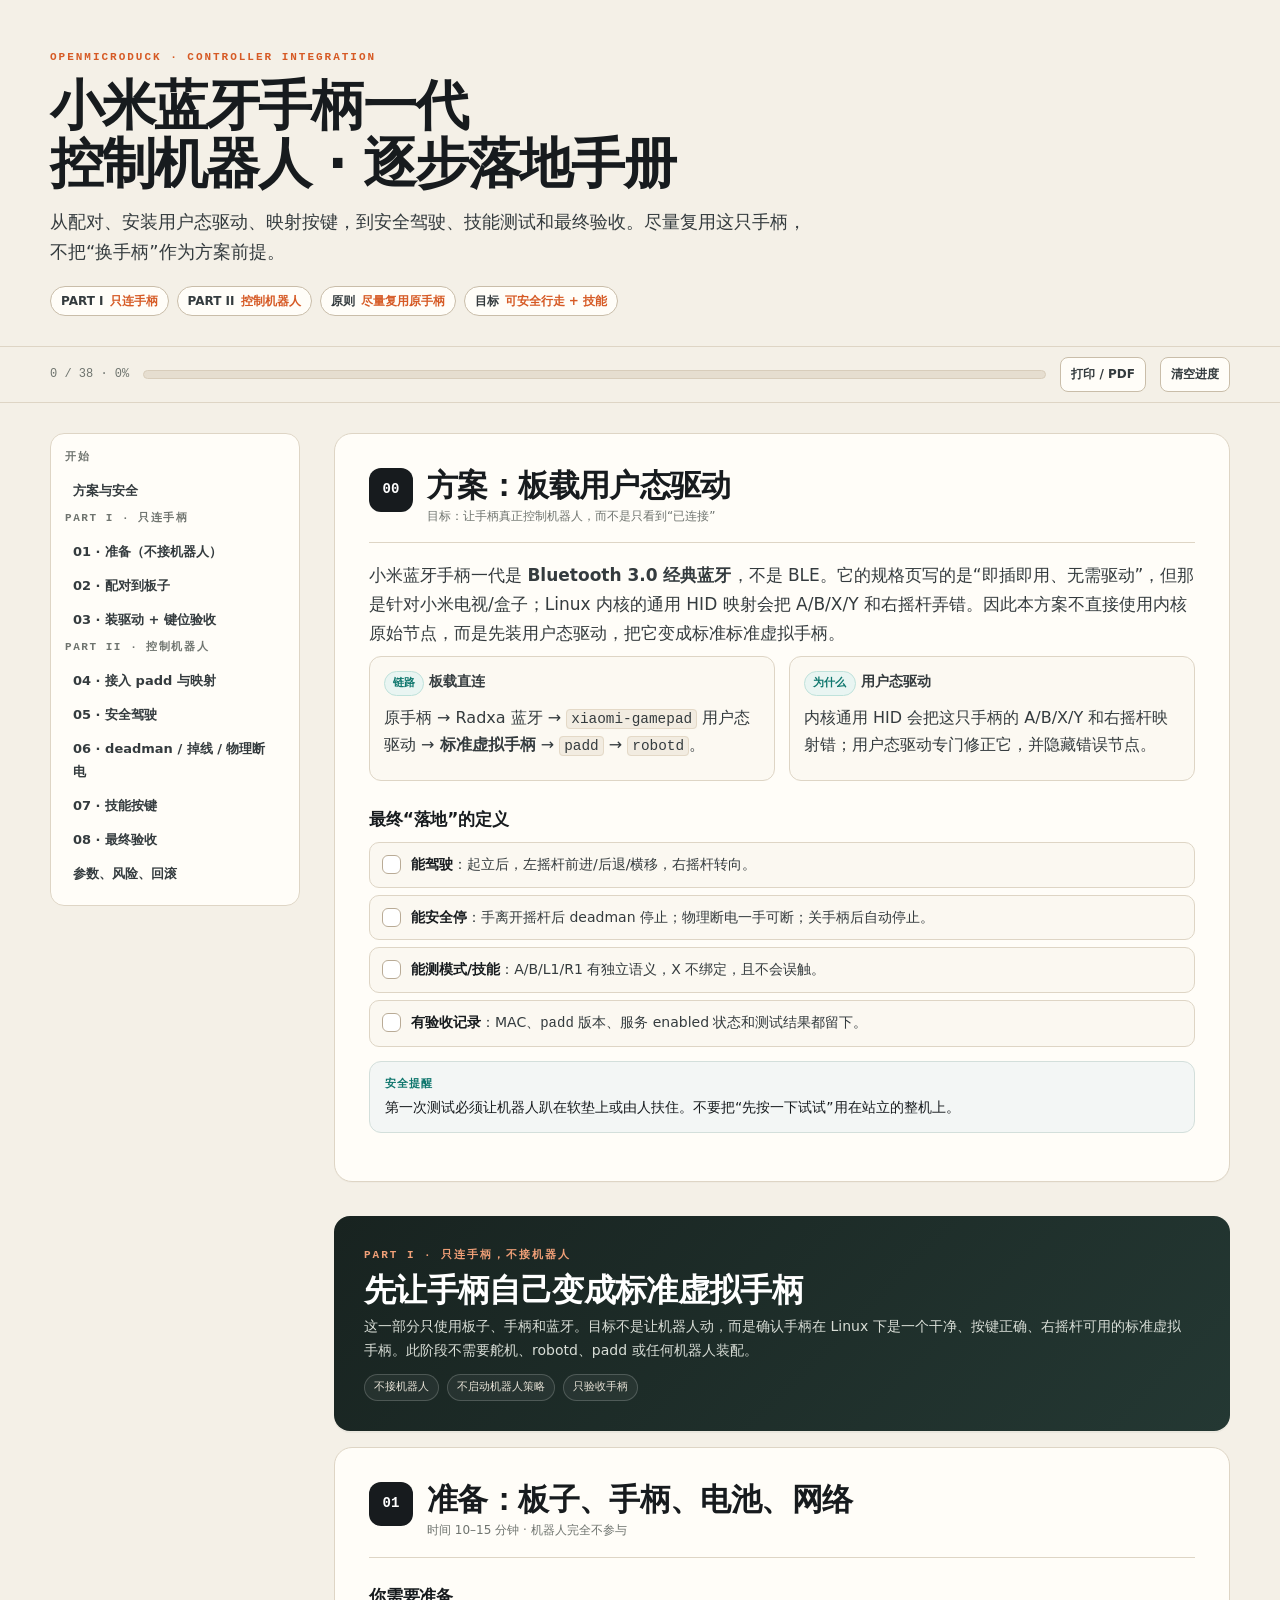
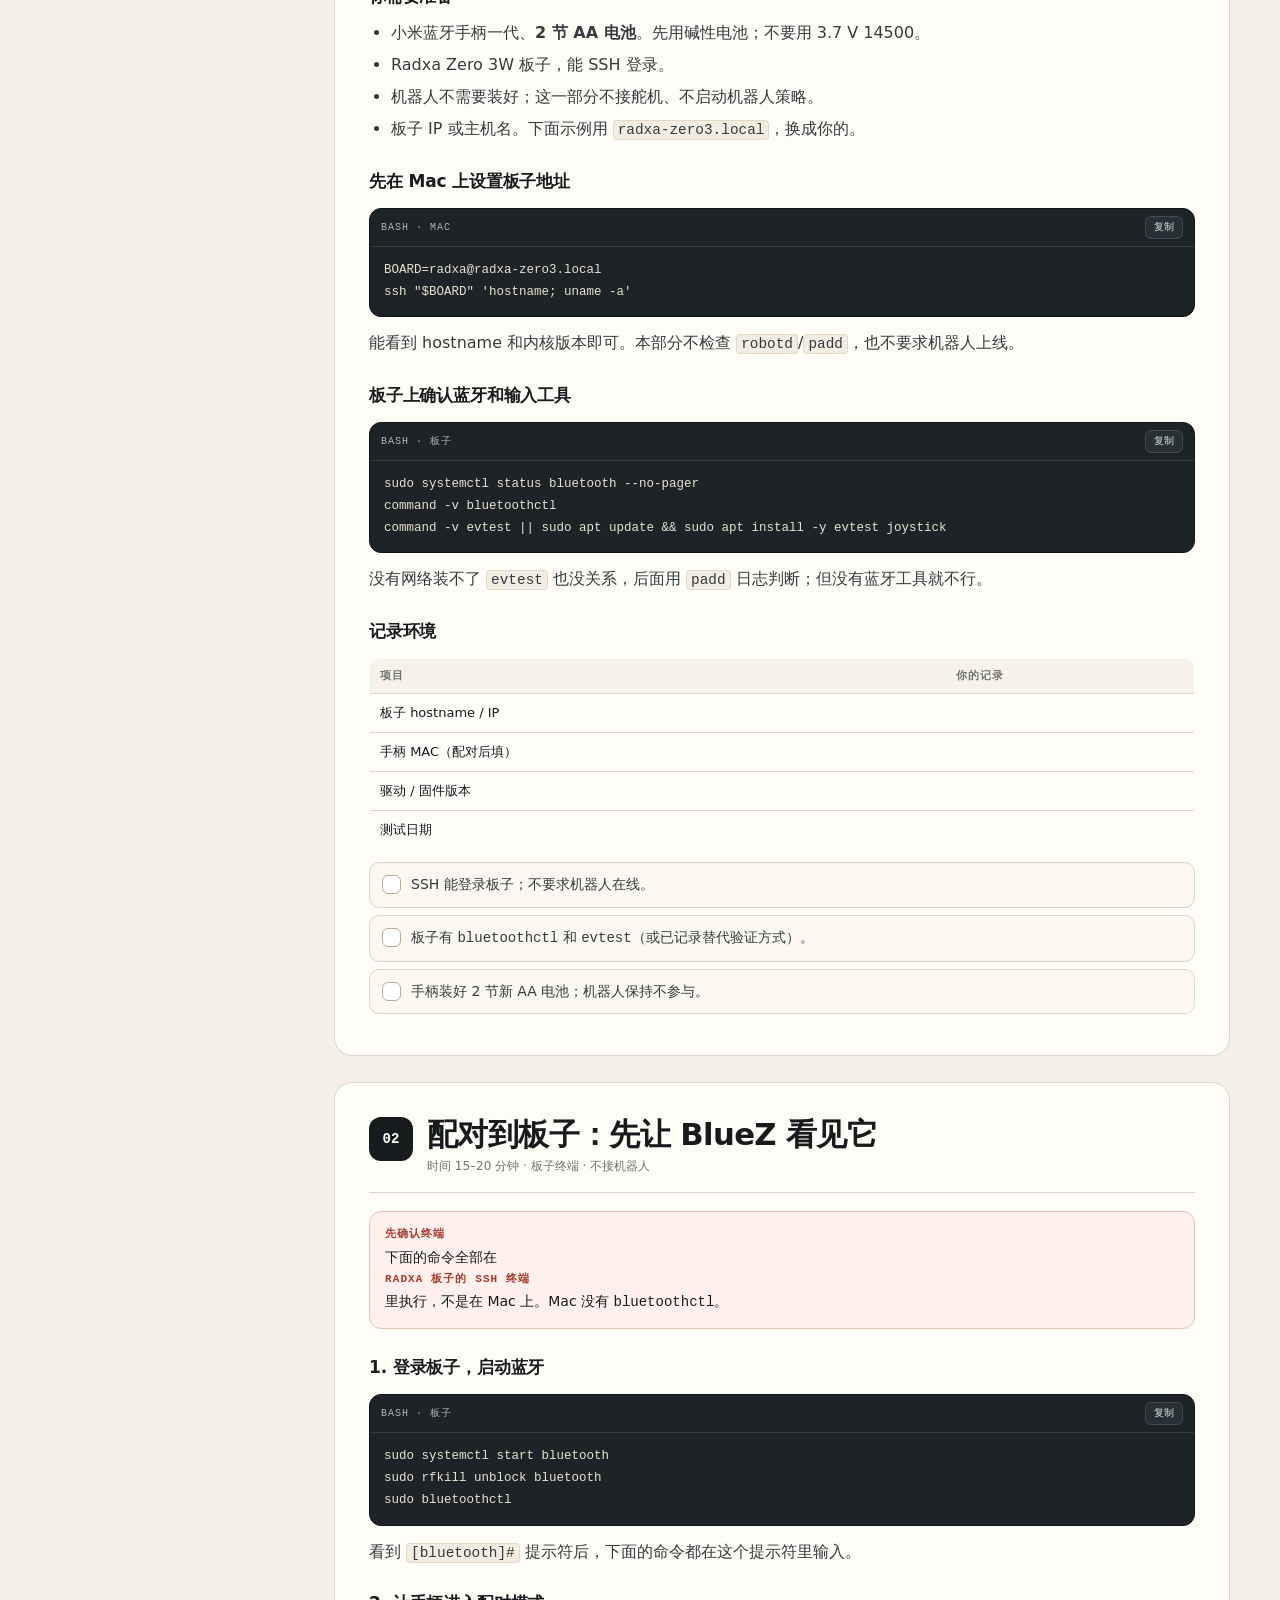
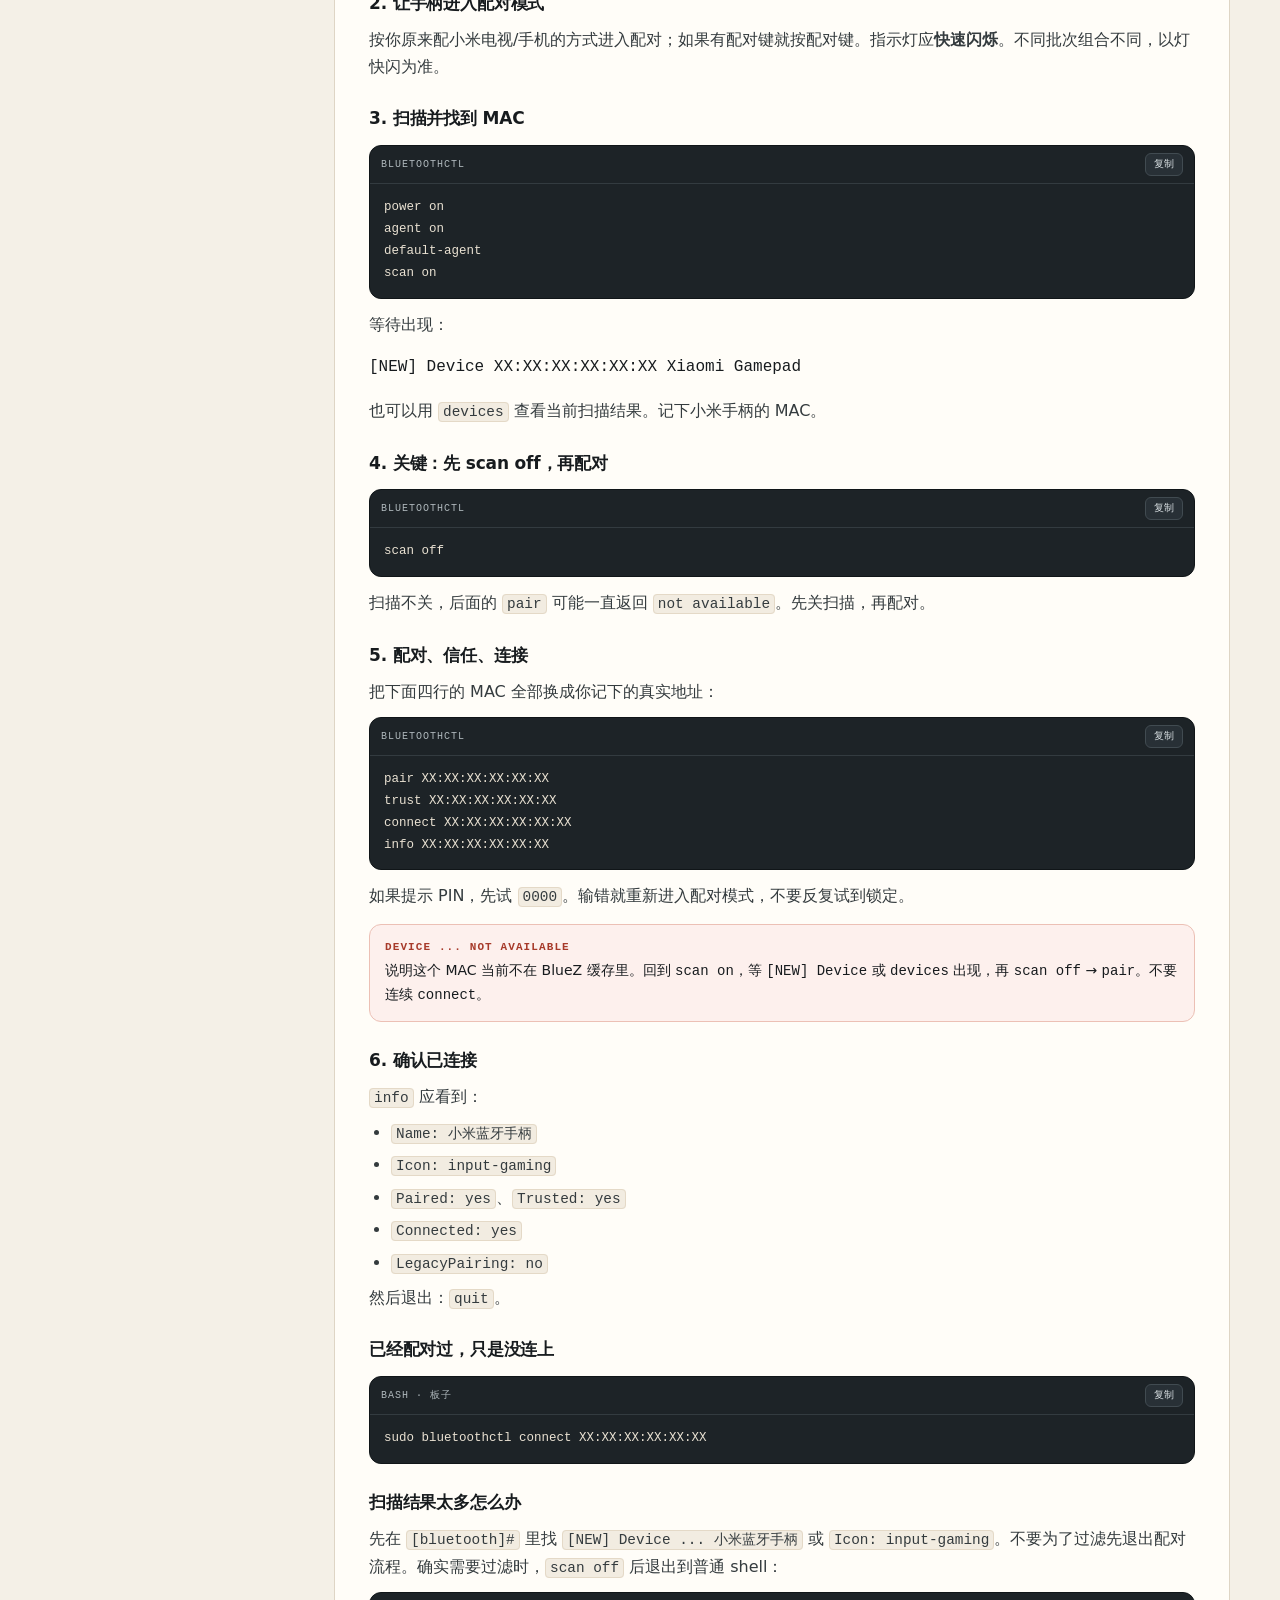
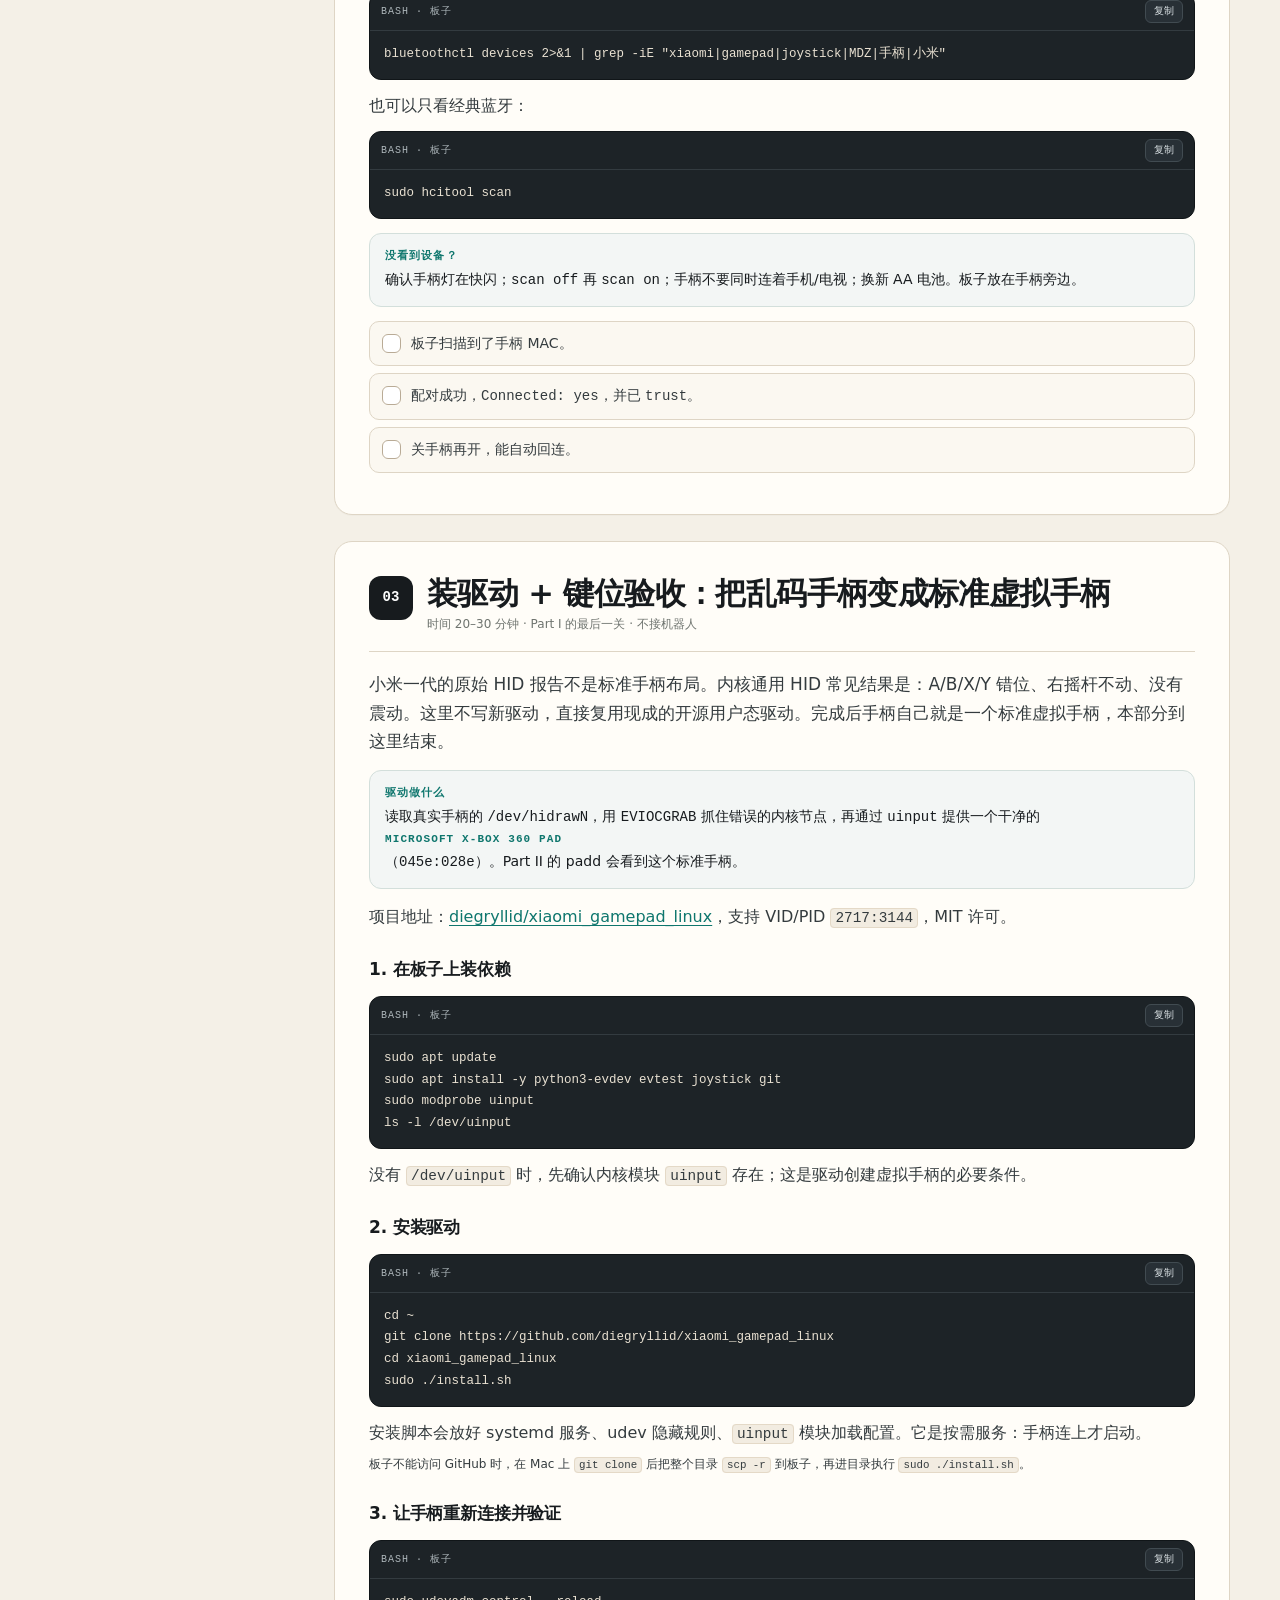
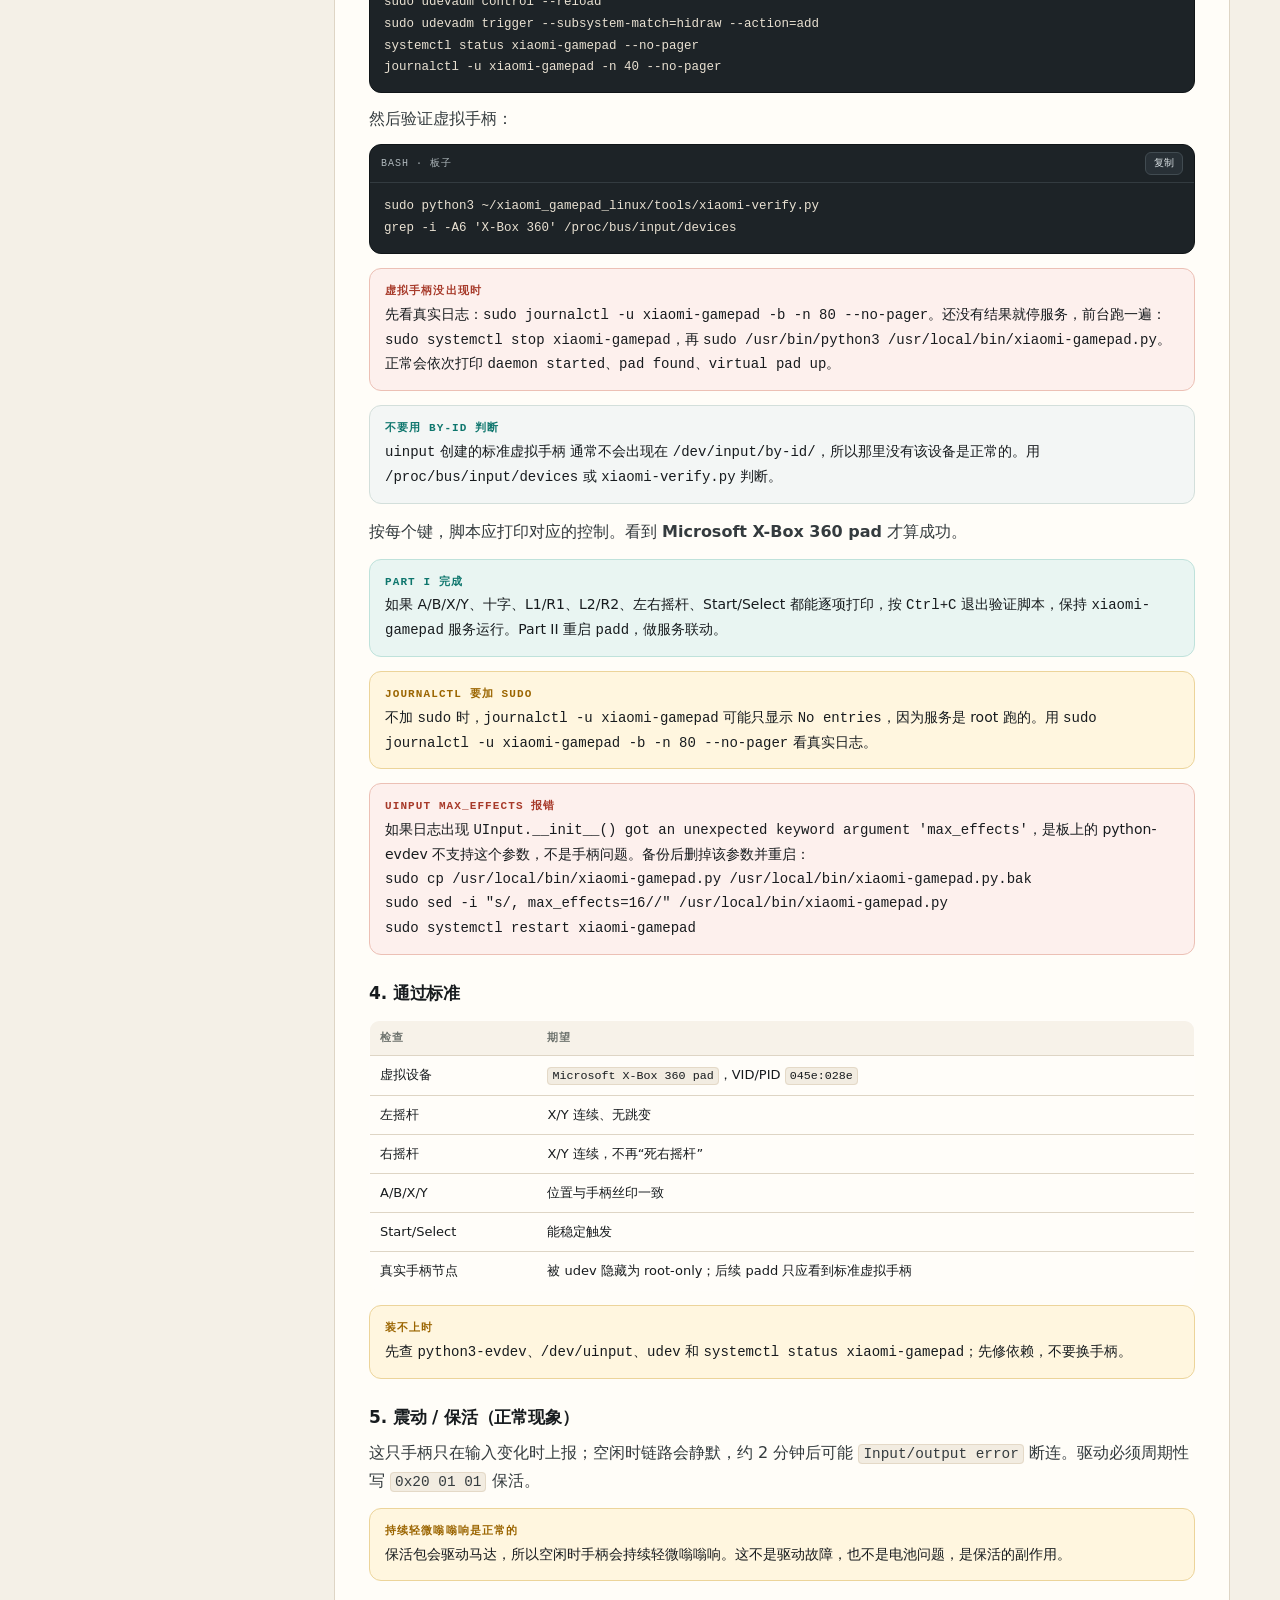
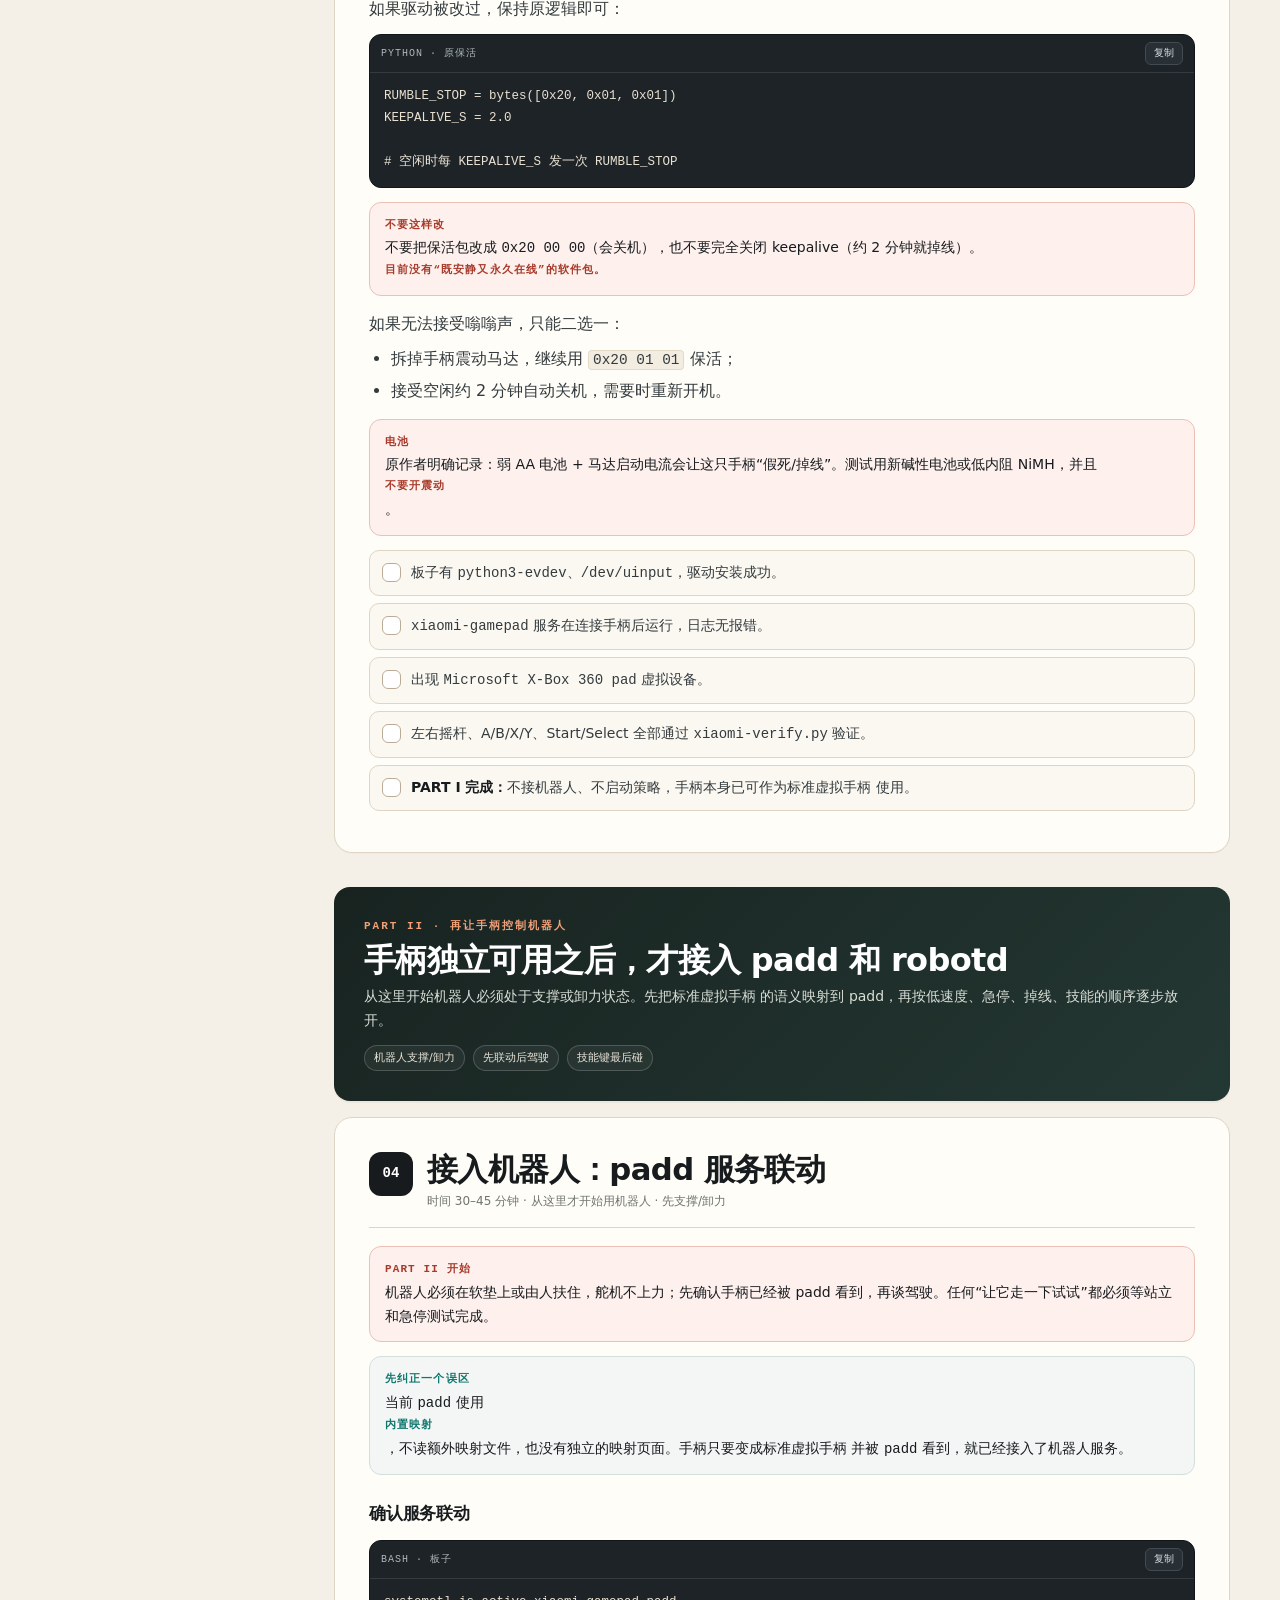
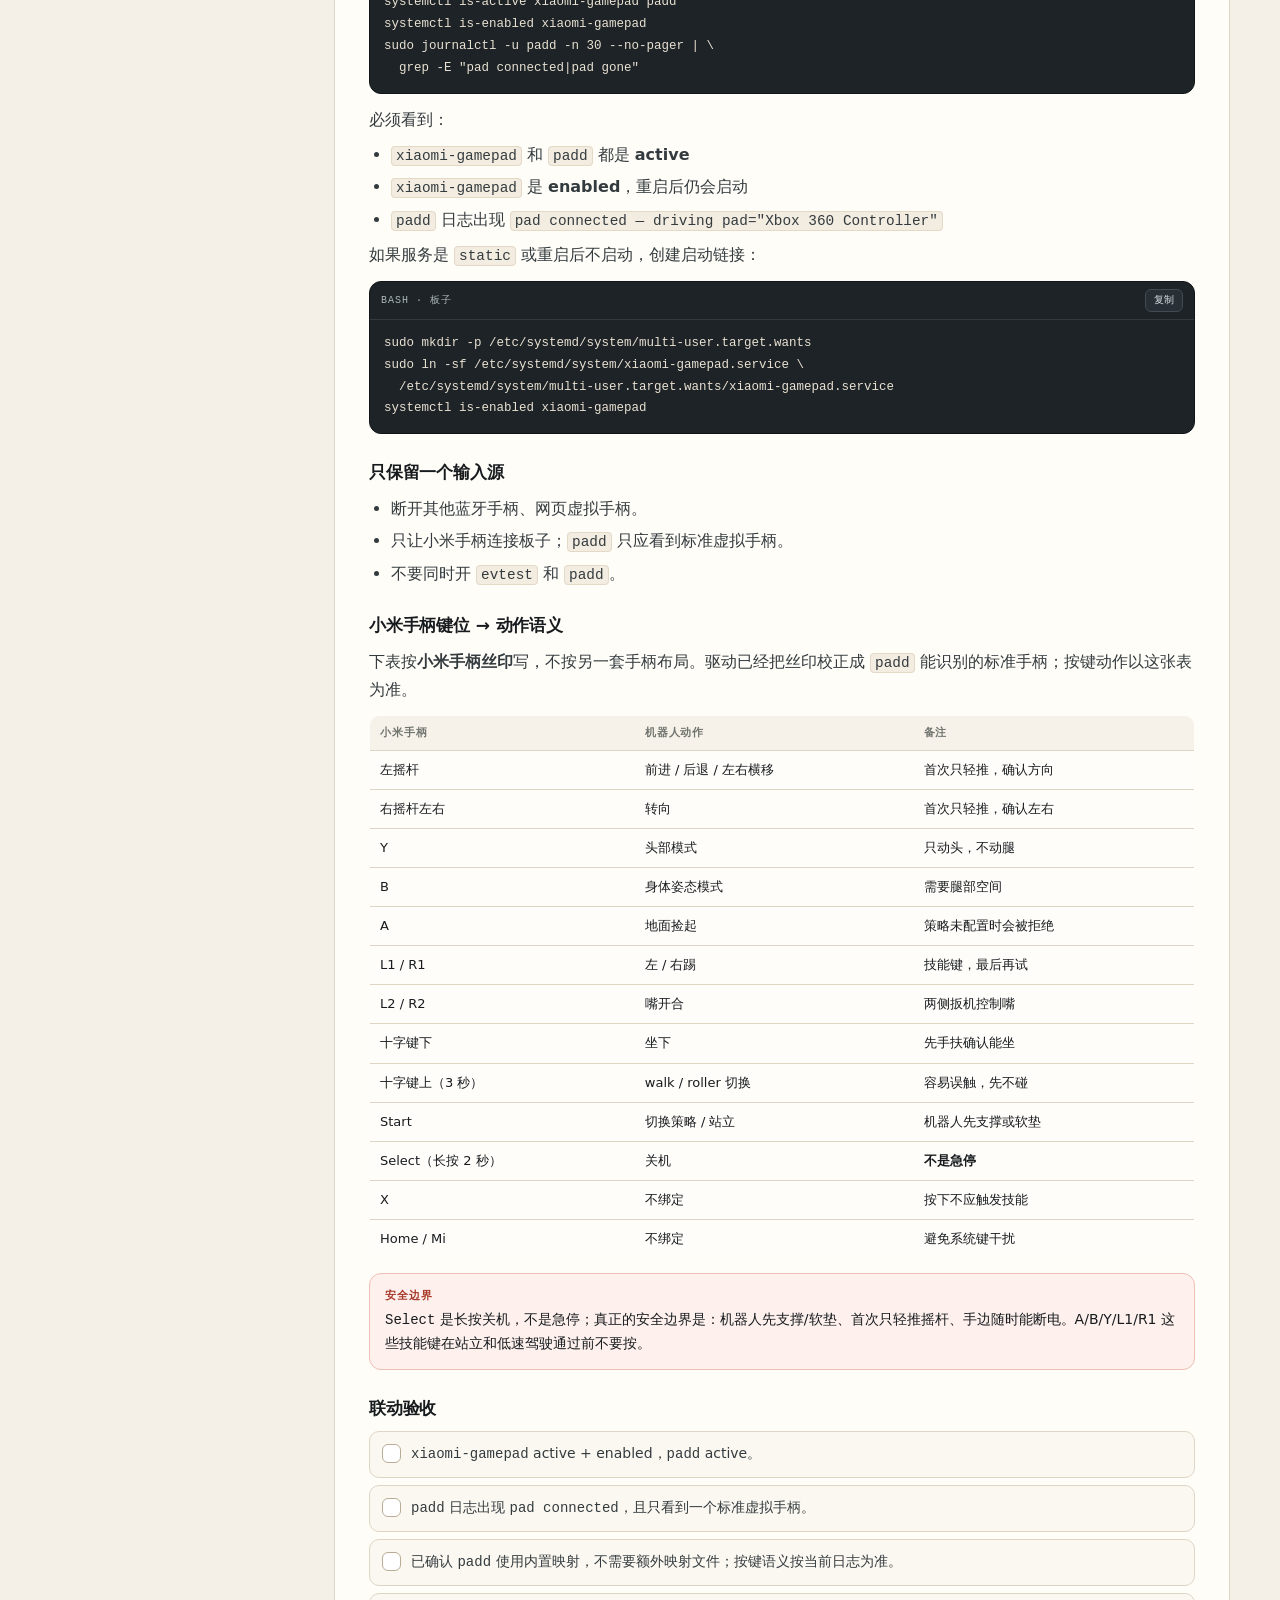
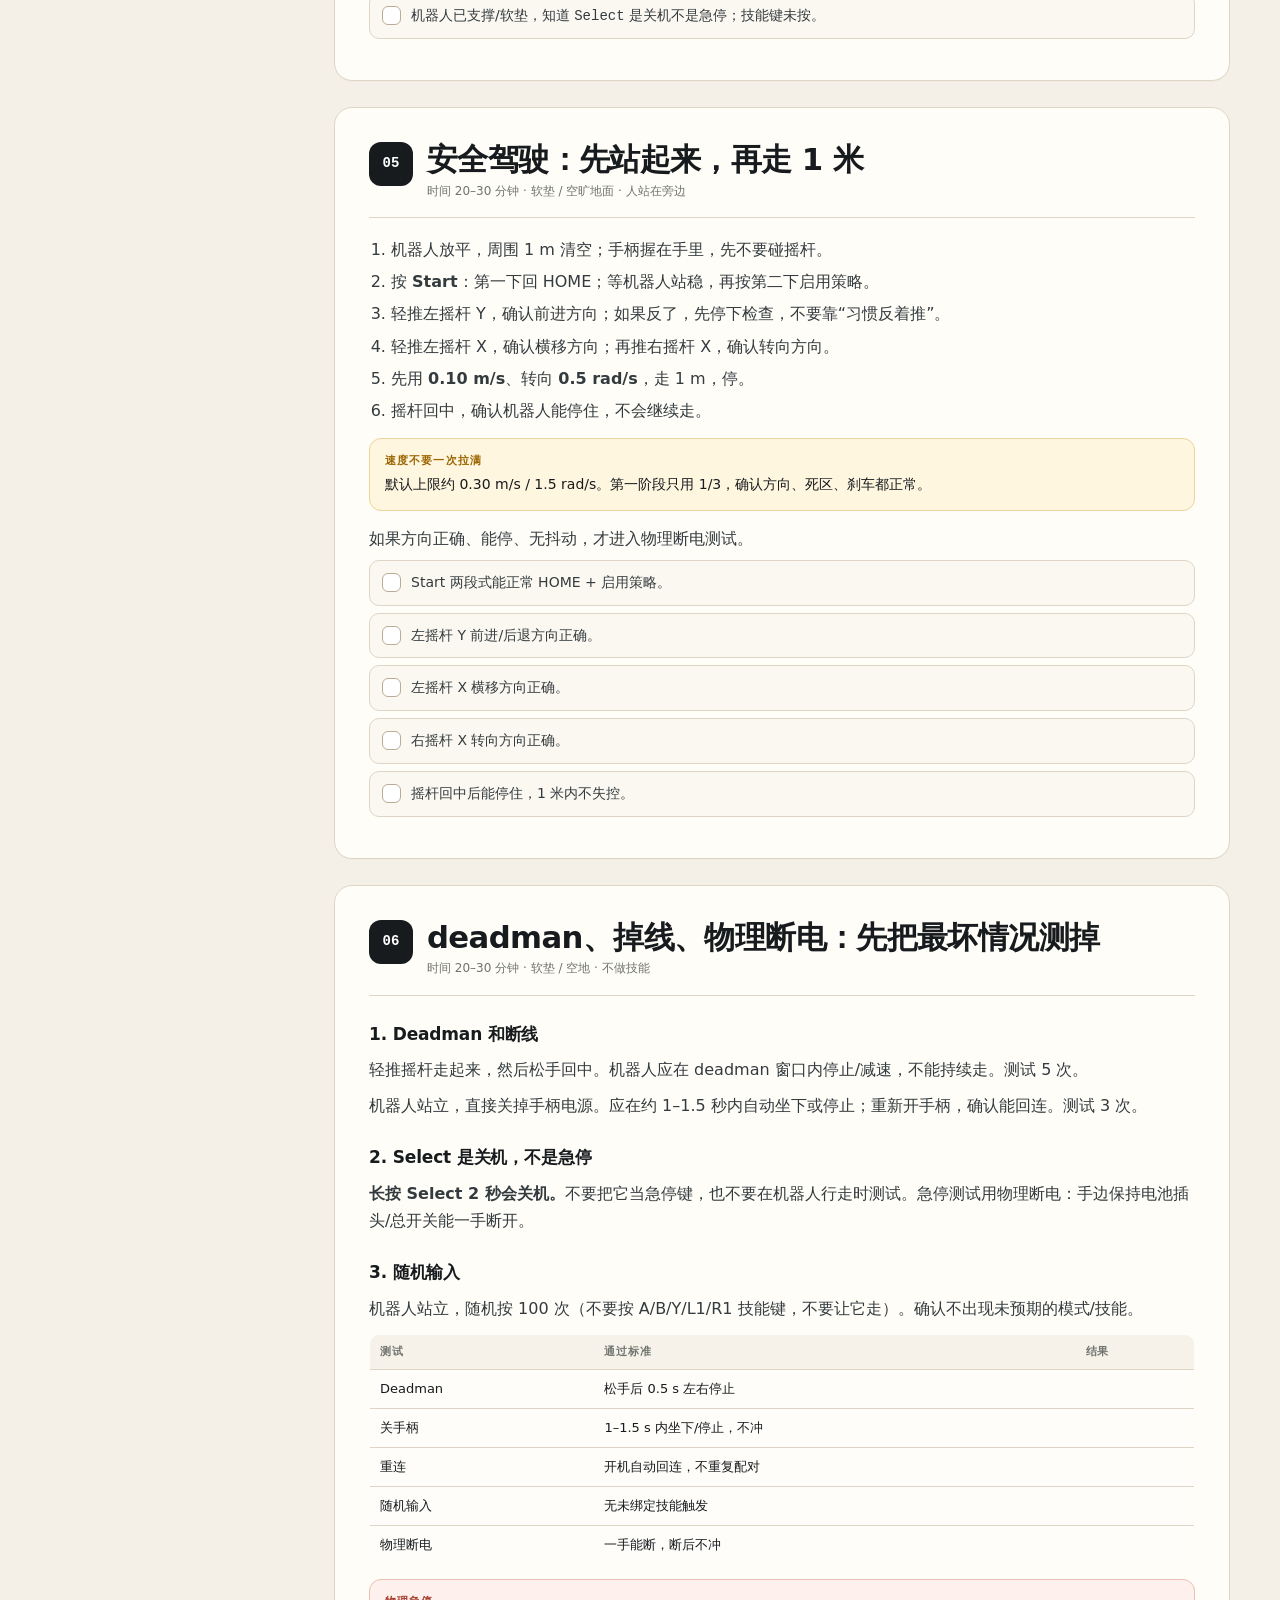
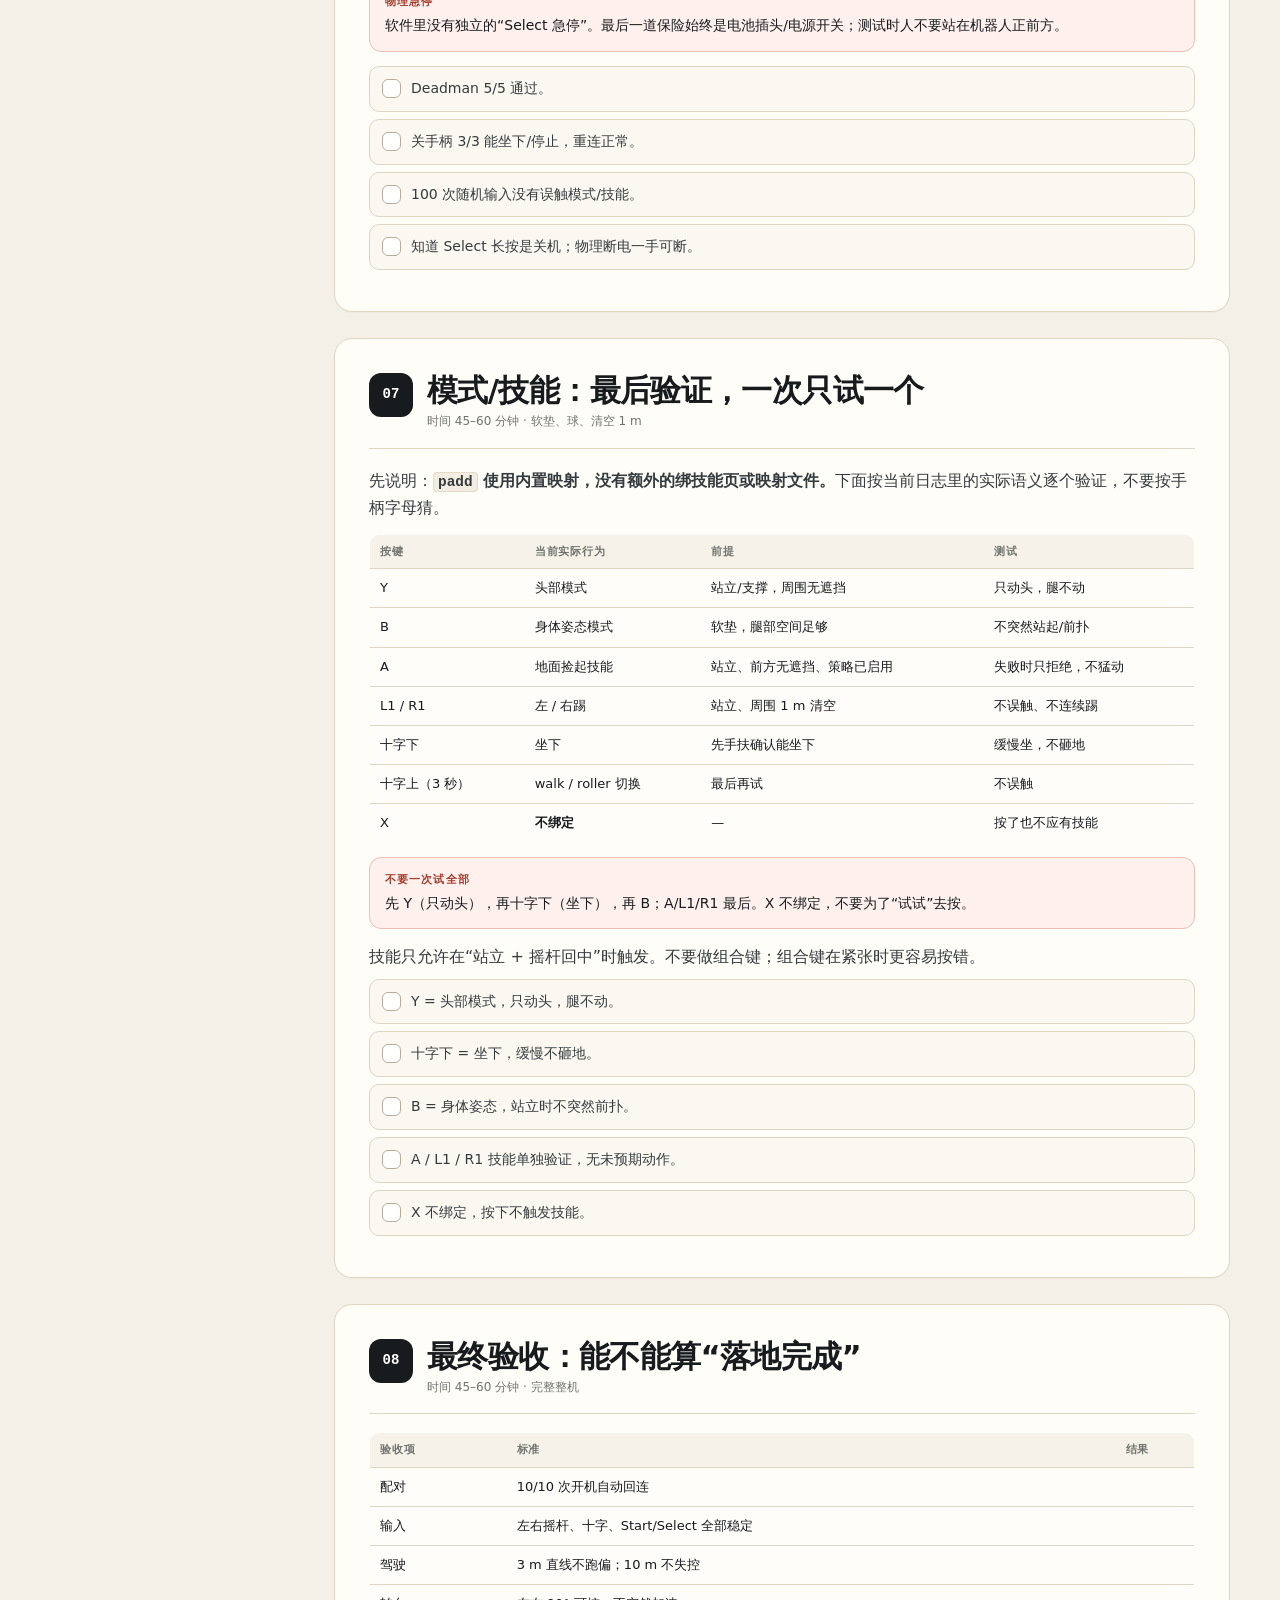
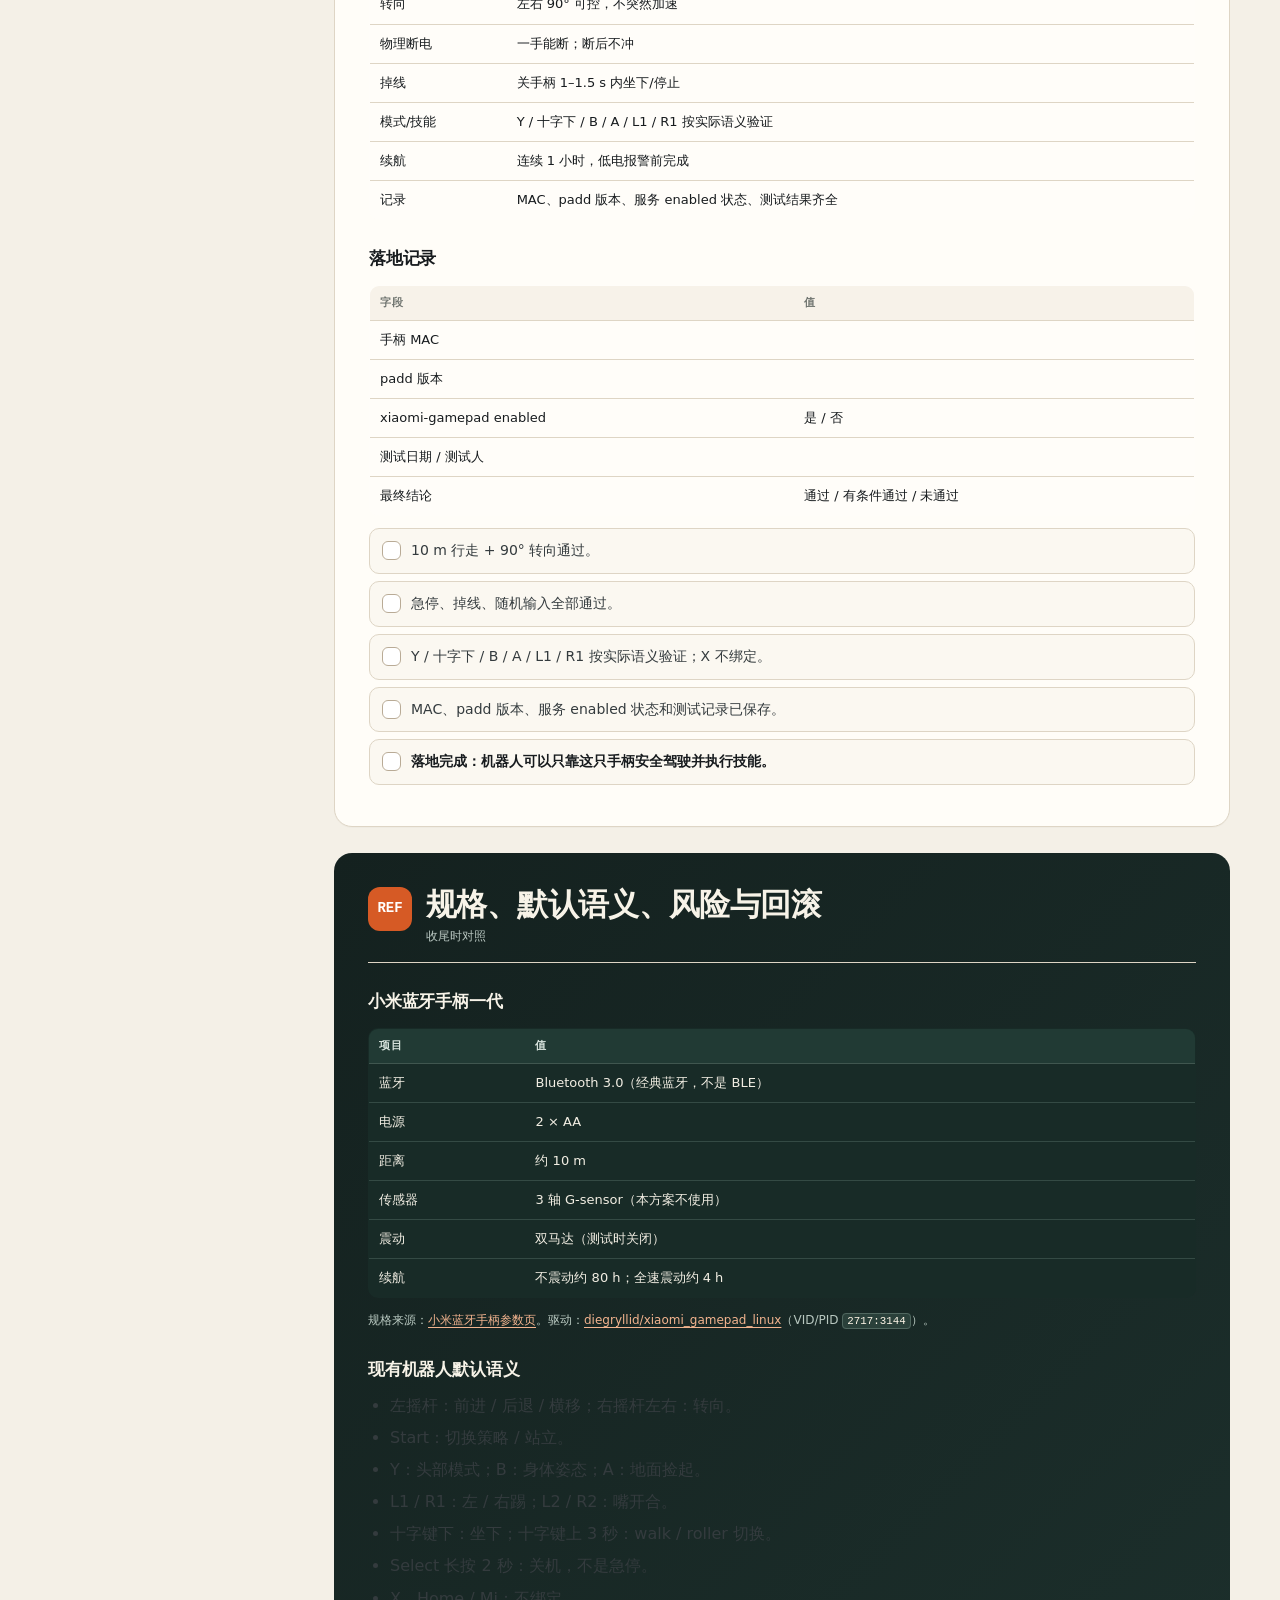
<file: game-pad/xiaomi-gamepad-guide.html>
<!doctype html>
<html lang="zh-CN">
<head>
<meta charset="utf-8">
<meta name="viewport" content="width=device-width, initial-scale=1">
<title>小米蓝牙手柄一代 · OpenMicroDuck 控制落地手册</title>
<style>
  :root{
    --bg:#f4f0e7; --paper:#fffdf8; --ink:#171b1e; --ink2:#343b3e;
    --muted:#6f746f; --line:#ded5c5; --line2:#c9bda9;
    --accent:#d65a25; --accent-bg:#fdf0e7;
    --teal:#0e766d; --teal-bg:#e9f5f2;
    --amber:#9b6500; --amber-bg:#fff6df;
    --red:#a73a2a; --red-bg:#fdf0ed;
    --code:#1d2327; --code-ink:#e9e1d2;
    --mono:ui-monospace,SFMono-Regular,Menlo,Consolas,"Liberation Mono",monospace;
    --sans:system-ui,-apple-system,BlinkMacSystemFont,"PingFang SC","Microsoft YaHei",sans-serif;
  }
  *{box-sizing:border-box}
  html{scroll-behavior:smooth}
  body{margin:0;background:var(--bg);color:var(--ink);font-family:var(--sans);font-size:16px;line-height:1.7}
  a{color:var(--teal);text-decoration-thickness:1px;text-underline-offset:3px}
  .wrap{width:min(1180px,calc(100% - 36px));margin:0 auto}
  .hero{padding:48px 0 30px;border-bottom:1px solid var(--line)}
  .kicker{font-family:var(--mono);font-size:11px;letter-spacing:.18em;text-transform:uppercase;color:var(--accent);font-weight:700}
  h1{font-size:clamp(30px,4.2vw,58px);line-height:1.08;letter-spacing:-.035em;margin:10px 0 14px;max-width:900px}
  .sub{max-width:760px;font-size:18px;color:var(--ink2);margin:0}
  .hero-tags{display:flex;gap:8px;flex-wrap:wrap;margin-top:18px}
  .tag{display:inline-flex;align-items:center;gap:6px;border:1px solid var(--line2);background:var(--paper);border-radius:999px;padding:4px 10px;font-size:12px;font-weight:700;color:var(--ink2)}
  .tag b{color:var(--accent)}
  .topbar{position:sticky;top:0;z-index:20;background:rgba(244,240,231,.93);backdrop-filter:blur(10px);border-bottom:1px solid var(--line)}
  .topbar-in{display:flex;align-items:center;gap:14px;padding:10px 0}
  .progress{flex:1;min-width:120px;height:9px;border-radius:99px;background:#e6ded0;overflow:hidden;border:1px solid #d8cdbb}
  .progress i{display:block;height:100%;width:0;background:linear-gradient(90deg,var(--accent),#e99a5c);transition:width .25s}
  .pcount{font-family:var(--mono);font-size:12px;color:var(--muted);white-space:nowrap}
  .btn{border:1px solid var(--line2);background:var(--paper);color:var(--ink2);border-radius:8px;padding:6px 10px;font:inherit;font-size:12px;font-weight:700;cursor:pointer}
  .btn:hover{border-color:#b7a68c;background:#fffaf1}
  .btn.primary{background:var(--ink);border-color:var(--ink);color:#fff}
  .layout{display:grid;grid-template-columns:250px minmax(0,1fr);gap:34px;align-items:start;padding:30px 0 80px}
  .toc{position:sticky;top:72px;border:1px solid var(--line);background:var(--paper);border-radius:14px;padding:14px}
  .toc h2{font-size:11px;letter-spacing:.14em;text-transform:uppercase;color:var(--muted);margin:0 0 8px;font-family:var(--mono)}
  .toc a{display:block;padding:6px 8px;border-radius:7px;color:var(--ink2);text-decoration:none;font-size:13px;font-weight:600}
  .toc a:hover{background:var(--accent-bg);color:var(--accent)}
  .toc .gap{height:8px}
  main{min-width:0}
  .step{background:var(--paper);border:1px solid var(--line);border-radius:18px;padding:clamp(20px,3vw,34px);margin:0 0 26px;box-shadow:0 1px 0 rgba(0,0,0,.02)}
  .step-top{display:flex;gap:14px;align-items:flex-start;border-bottom:1px solid var(--line);padding-bottom:16px;margin-bottom:18px}
  .num{width:44px;height:44px;flex:0 0 44px;border-radius:12px;display:grid;place-items:center;background:var(--ink);color:#fff;font-family:var(--mono);font-size:14px;font-weight:800}
  .step h2{font-size:clamp(22px,2.4vw,31px);line-height:1.15;letter-spacing:-.02em;margin:0}
  .step .where{font-size:12px;color:var(--muted);margin-top:3px}
  .step h3{font-size:17px;margin:24px 0 8px;letter-spacing:-.01em}
  .step h4{font-size:14px;margin:18px 0 6px;color:var(--ink2)}
  .step p{margin:8px 0;color:var(--ink2)}
  .step ul,.step ol{margin:8px 0;padding-left:22px;color:var(--ink2)}
  li{margin:5px 0}
  .lead{font-size:17px;color:var(--ink2)}
  .pill{display:inline-block;border-radius:999px;padding:2px 8px;font-size:11px;font-weight:800;letter-spacing:.02em}
  .pill.direct{color:var(--teal);background:var(--teal-bg);border:1px solid #bfe2db}
  .pill.fallback{color:var(--amber);background:var(--amber-bg);border:1px solid #eed9a8}
  .pill.danger{color:var(--red);background:var(--red-bg);border:1px solid #efc3b8}
  .callout{border-radius:12px;padding:13px 15px;margin:14px 0;border:1px solid;font-size:14px}
  .callout b{display:block;font-size:11px;letter-spacing:.1em;text-transform:uppercase;margin-bottom:2px;font-family:var(--mono)}
  .callout.info{background:#f3f6f5;border-color:#d3dfdb}.callout.info b{color:var(--teal)}
  .callout.warn{background:var(--amber-bg);border-color:#ecd49a}.callout.warn b{color:var(--amber)}
  .callout.stop{background:var(--red-bg);border-color:#ecc0b5}.callout.stop b{color:var(--red)}
  .callout.ok{background:var(--teal-bg);border-color:#bfe2db}.callout.ok b{color:var(--teal)}
  .cmd{position:relative;background:var(--code);color:var(--code-ink);border-radius:12px;margin:12px 0;overflow:hidden;border:1px solid #101518}
  .cmd .bar{display:flex;justify-content:space-between;align-items:center;padding:7px 11px;border-bottom:1px solid #333b40;color:#aeb7bb;font-family:var(--mono);font-size:10px;letter-spacing:.1em;text-transform:uppercase}
  .copy{border:1px solid #414b51;background:#283036;color:#d8dfe2;border-radius:6px;padding:2px 8px;font:inherit;font-size:10px;cursor:pointer}
  .copy:hover{background:#333d44}
  .cmd pre{margin:0;padding:13px 14px;overflow:auto;font-family:var(--mono);font-size:12.5px;line-height:1.75;white-space:pre}
  .check{display:flex;gap:10px;align-items:flex-start;background:#fbf8f1;border:1px solid var(--line);border-radius:10px;padding:10px 12px;margin:7px 0;cursor:pointer;font-size:14px;color:var(--ink2)}
  .check:hover{border-color:#cbbba4}
  .check input{appearance:none;width:19px;height:19px;flex:0 0 19px;margin:2px 0 0;border:1.5px solid #b9ab96;border-radius:6px;background:#fff;cursor:pointer;position:relative}
  .check input:checked{background:var(--teal);border-color:var(--teal)}
  .check input:checked::after{content:"✓";position:absolute;inset:-3px 0 0 3px;color:#fff;font-size:15px;font-weight:900}
  .check b{color:var(--ink)}
  table{width:100%;border-collapse:collapse;margin:12px 0;font-size:13px;background:#fffdf9;border:1px solid var(--line);border-radius:10px;overflow:hidden;display:table}
  th,td{padding:8px 10px;border-bottom:1px solid var(--line);text-align:left;vertical-align:top}
  th{background:#f7f2e9;color:var(--muted);font-size:10.5px;letter-spacing:.08em;text-transform:uppercase}
  tr:last-child td{border-bottom:0}
  td code,p code,li code{font-family:var(--mono);font-size:.9em;background:#f2ece1;border:1px solid #e4d9c7;border-radius:4px;padding:1px 4px}
  .grid2{display:grid;grid-template-columns:1fr 1fr;gap:14px}
  .mini{border:1px solid var(--line);border-radius:12px;padding:13px 14px;background:#fcf9f2}
  .mini h4{margin:0 0 6px}
  .kbd{font-family:var(--mono);font-size:11px;border:1px solid #c7b9a4;border-bottom-width:2px;border-radius:5px;padding:1px 5px;background:#fff;color:var(--ink2);white-space:nowrap}
  .divider{height:1px;background:var(--line);margin:24px 0}
  .finish{background:linear-gradient(135deg,#14211f,#1f3430);color:#f7f3e8;border:0}
  .finish h2,.finish h3,.finish p,.finish li{color:inherit}
  .finish .num{background:var(--accent)}
  .finish .check{background:rgba(255,255,255,.07);border-color:rgba(255,255,255,.16);color:#e9e5d9}
  .finish .check b{color:#fff}
  .finish .check input{background:rgba(255,255,255,.08);border-color:#8da19b}
  .finish .check input:checked{background:var(--accent);border-color:var(--accent)}
  .finish a{color:#f3b48f}
  .finish .where{color:#b9c7c1}
  .finish table{background:#182b27;border-color:#3b514b;color:#f2eee3}
  .finish th{background:#213a34;color:#d9e4de;border-bottom-color:#40564f}
  .finish td{color:#f2eee3;border-bottom-color:#344a44}
  .finish td code,.finish p code,.finish li code{background:#2a403a;border-color:#50675f;color:#fff6e8}
  .finish .small{color:#b8c8c0}
  .finish .callout.ok{background:#173d38;border-color:#3c776c;color:#e9f7f4}
  .finish .callout.ok b{color:#9be5d8}
  .small{font-size:12px;color:var(--muted)}
  .mono{font-family:var(--mono)}
  .nowrap{white-space:nowrap}
  .footer{padding:28px 0 60px;color:var(--muted);font-size:12px;border-top:1px solid var(--line)}
  .parthead{margin:34px 0 16px;padding:clamp(20px,3vw,30px);border-radius:16px;background:linear-gradient(135deg,#182320,#243833);color:#f8f3e7;box-shadow:0 2px 0 rgba(0,0,0,.04)}
  .parthead .pk{font-family:var(--mono);font-size:11px;letter-spacing:.18em;text-transform:uppercase;color:#f1a078;font-weight:800}
  .parthead h2{font-size:clamp(22px,2.6vw,32px);line-height:1.15;letter-spacing:-.02em;margin:7px 0 6px;color:#fff}
  .parthead p{margin:0;max-width:820px;color:#d9ded7;font-size:14px}
  .parthead .split{display:flex;gap:8px;flex-wrap:wrap;margin-top:12px}
  .parthead .split span{border:1px solid rgba(255,255,255,.18);border-radius:999px;padding:3px 9px;font-size:11px;color:#e9e4d8;background:rgba(255,255,255,.05)}
  @media (max-width:900px){
    .layout{grid-template-columns:1fr;gap:18px;padding-top:18px}
    .toc{position:static;display:grid;grid-template-columns:1fr 1fr;gap:0 10px;padding:10px}
    .toc h2{grid-column:1/-1}
    .toc .gap{display:none}
    .grid2{grid-template-columns:1fr}
    .hero{padding-top:30px}
    table{display:block;overflow:auto}
  }
  @media print{
    .topbar,.toc,.copy,.btn,.hero-tags{display:none!important}
    body{background:#fff;font-size:12px}
    .wrap{width:100%}
    .layout{display:block;padding:0}
    .step{break-inside:avoid;box-shadow:none;border-color:#bbb;margin-bottom:14px;padding:16px}
    .cmd{background:#f4f4f4;color:#111;border-color:#bbb}
    .cmd pre{color:#111}
    .check{break-inside:avoid}
  }
</style>
</head>
<body>

<header class="hero">
  <div class="wrap">
    <div class="kicker">OpenMicroDuck · Controller Integration</div>
    <h1>小米蓝牙手柄一代<br>控制机器人 · 逐步落地手册</h1>
    <p class="sub">从配对、安装用户态驱动、映射按键，到安全驾驶、技能测试和最终验收。尽量复用这只手柄，不把“换手柄”作为方案前提。</p>
    <div class="hero-tags">
      <span class="tag">PART I <b>只连手柄</b></span>
      <span class="tag">PART II <b>控制机器人</b></span>
      <span class="tag">原则 <b>尽量复用原手柄</b></span>
      <span class="tag">目标 <b>可安全行走 + 技能</b></span>
    </div>
  </div>
</header>

<div class="topbar">
  <div class="wrap topbar-in">
    <span class="pcount" id="pcount">0 / 0</span>
    <div class="progress" aria-hidden="true"><i id="pbar"></i></div>
    <button class="btn" type="button" id="printBtn">打印 / PDF</button>
    <button class="btn" type="button" id="resetBtn">清空进度</button>
  </div>
</div>

<div class="wrap layout">
  <aside class="toc" aria-label="目录">
    <h2>开始</h2>
    <a href="#overview">方案与安全</a>
    <h2>PART I · 只连手柄</h2>
    <a href="#step0">01 · 准备（不接机器人）</a>
    <a href="#step1">02 · 配对到板子</a>
    <a href="#step2">03 · 装驱动 + 键位验收</a>
    <h2>PART II · 控制机器人</h2>
    <a href="#step3">04 · 接入 padd 与映射</a>
    <a href="#step4">05 · 安全驾驶</a>
    <a href="#step5">06 · deadman / 掉线 / 物理断电</a>
    <a href="#step6">07 · 技能按键</a>
    <a href="#step7">08 · 最终验收</a>
    <a href="#reference">参数、风险、回滚</a>
  </aside>

  <main>
    <section class="step" id="overview">
      <div class="step-top">
        <div class="num">00</div>
        <div>
          <h2>方案：板载用户态驱动</h2>
          <div class="where">目标：让手柄真正控制机器人，而不是只看到“已连接”</div>
        </div>
      </div>
      <p class="lead">小米蓝牙手柄一代是 <b>Bluetooth 3.0 经典蓝牙</b>，不是 BLE。它的规格页写的是“即插即用、无需驱动”，但那是针对小米电视/盒子；Linux 内核的通用 HID 映射会把 A/B/X/Y 和右摇杆弄错。因此本方案不直接使用内核原始节点，而是先装用户态驱动，把它变成标准标准虚拟手柄。</p>

      <div class="grid2">
        <div class="mini">
          <h4><span class="pill direct">链路</span> 板载直连</h4>
          <p>原手柄 → Radxa 蓝牙 → <code>xiaomi-gamepad</code> 用户态驱动 → <b>标准虚拟手柄</b> → <code>padd</code> → <code>robotd</code>。</p>
        </div>
        <div class="mini">
          <h4><span class="pill direct">为什么</span> 用户态驱动</h4>
          <p>内核通用 HID 会把这只手柄的 A/B/X/Y 和右摇杆映射错；用户态驱动专门修正它，并隐藏错误节点。</p>
        </div>
      </div>

      <h3>最终“落地”的定义</h3>
      <label class="check"><input type="checkbox" data-id="goal-drive"><span><b>能驾驶</b>：起立后，左摇杆前进/后退/横移，右摇杆转向。</span></label>
      <label class="check"><input type="checkbox" data-id="goal-stop"><span><b>能安全停</b>：手离开摇杆后 deadman 停止；物理断电一手可断；关手柄后自动停止。</span></label>
      <label class="check"><input type="checkbox" data-id="goal-skills"><span><b>能测模式/技能</b>：A/B/L1/R1 有独立语义，X 不绑定，且不会误触。</span></label>
      <label class="check"><input type="checkbox" data-id="goal-signoff"><span><b>有验收记录</b>：MAC、<code>padd</code> 版本、服务 enabled 状态和测试结果都留下。</span></label>

      <div class="callout info"><b>安全提醒</b>第一次测试必须让机器人趴在软垫上或由人扶住。不要把“先按一下试试”用在站立的整机上。</div>
    </section>

    <section class="parthead" id="part1">
      <div class="pk">PART I · 只连手柄，不接机器人</div>
      <h2>先让手柄自己变成标准虚拟手柄</h2>
      <p>这一部分只使用板子、手柄和蓝牙。目标不是让机器人动，而是确认手柄在 Linux 下是一个干净、按键正确、右摇杆可用的标准虚拟手柄。此阶段不需要舵机、robotd、padd 或任何机器人装配。</p>
      <div class="split">
        <span>不接机器人</span><span>不启动机器人策略</span><span>只验收手柄</span>
      </div>
    </section>

    <section class="step" id="step0">
      <div class="step-top">
        <div class="num">01</div>
        <div>
          <h2>准备：板子、手柄、电池、网络</h2>
          <div class="where">时间 10–15 分钟 · 机器人完全不参与</div>
        </div>
      </div>

      <h3>你需要准备</h3>
      <ul>
        <li>小米蓝牙手柄一代、<b>2 节 AA 电池</b>。先用碱性电池；不要用 3.7 V 14500。</li>
        <li>Radxa Zero 3W 板子，能 SSH 登录。</li>
        <li>机器人不需要装好；这一部分不接舵机、不启动机器人策略。</li>
        <li>板子 IP 或主机名。下面示例用 <code>radxa-zero3.local</code>，换成你的。</li>
      </ul>

      <h3>先在 Mac 上设置板子地址</h3>
      <div class="cmd"><div class="bar"><span>bash · Mac</span><button class="copy" type="button">复制</button></div><pre><code>BOARD=radxa@radxa-zero3.local
ssh "$BOARD" 'hostname; uname -a'</code></pre></div>
      <p>能看到 hostname 和内核版本即可。本部分不检查 <code>robotd</code>/<code>padd</code>，也不要求机器人上线。</p>

      <h3>板子上确认蓝牙和输入工具</h3>
      <div class="cmd"><div class="bar"><span>bash · 板子</span><button class="copy" type="button">复制</button></div><pre><code>sudo systemctl status bluetooth --no-pager
command -v bluetoothctl
command -v evtest || sudo apt update &amp;&amp; sudo apt install -y evtest joystick</code></pre></div>
      <p>没有网络装不了 <code>evtest</code> 也没关系，后面用 <code>padd</code> 日志判断；但没有蓝牙工具就不行。</p>

      <h3>记录环境</h3>
      <table>
        <tr><th>项目</th><th>你的记录</th></tr>
        <tr><td>板子 hostname / IP</td><td></td></tr>
        <tr><td>手柄 MAC（配对后填）</td><td></td></tr>
        <tr><td>驱动 / 固件版本</td><td></td></tr>
        <tr><td>测试日期</td><td></td></tr>
      </table>
      <label class="check"><input type="checkbox" data-id="s0-ssh"><span>SSH 能登录板子；不要求机器人在线。</span></label>
      <label class="check"><input type="checkbox" data-id="s0-tools"><span>板子有 <code>bluetoothctl</code> 和 <code>evtest</code>（或已记录替代验证方式）。</span></label>
      <label class="check"><input type="checkbox" data-id="s0-battery"><span>手柄装好 2 节新 AA 电池；机器人保持不参与。</span></label>
    </section>

    <section class="step" id="step1">
      <div class="step-top">
        <div class="num">02</div>
        <div>
          <h2>配对到板子：先让 BlueZ 看见它</h2>
          <div class="where">时间 15–20 分钟 · 板子终端 · 不接机器人</div>
        </div>
      </div>

      <div class="callout stop"><b>先确认终端</b>下面的命令全部在 <b>Radxa 板子的 SSH 终端</b>里执行，不是在 Mac 上。Mac 没有 <code>bluetoothctl</code>。</div>

      <h3>1. 登录板子，启动蓝牙</h3>
      <div class="cmd"><div class="bar"><span>bash · 板子</span><button class="copy" type="button">复制</button></div><pre><code>sudo systemctl start bluetooth
sudo rfkill unblock bluetooth
sudo bluetoothctl</code></pre></div>
      <p>看到 <code>[bluetooth]#</code> 提示符后，下面的命令都在这个提示符里输入。</p>

      <h3>2. 让手柄进入配对模式</h3>
      <p>按你原来配小米电视/手机的方式进入配对；如果有配对键就按配对键。指示灯应<b>快速闪烁</b>。不同批次组合不同，以灯快闪为准。</p>

      <h3>3. 扫描并找到 MAC</h3>
      <div class="cmd"><div class="bar"><span>bluetoothctl</span><button class="copy" type="button">复制</button></div><pre><code>power on
agent on
default-agent
scan on</code></pre></div>
      <p>等待出现：</p>
      <pre><code>[NEW] Device XX:XX:XX:XX:XX:XX Xiaomi Gamepad</code></pre>
      <p>也可以用 <code>devices</code> 查看当前扫描结果。记下小米手柄的 MAC。</p>

      <h3>4. 关键：先 scan off，再配对</h3>
      <div class="cmd"><div class="bar"><span>bluetoothctl</span><button class="copy" type="button">复制</button></div><pre><code>scan off</code></pre></div>
      <p>扫描不关，后面的 <code>pair</code> 可能一直返回 <code>not available</code>。先关扫描，再配对。</p>

      <h3>5. 配对、信任、连接</h3>
      <p>把下面四行的 MAC 全部换成你记下的真实地址：</p>
      <div class="cmd"><div class="bar"><span>bluetoothctl</span><button class="copy" type="button">复制</button></div><pre><code>pair XX:XX:XX:XX:XX:XX
trust XX:XX:XX:XX:XX:XX
connect XX:XX:XX:XX:XX:XX
info XX:XX:XX:XX:XX:XX</code></pre></div>

      <p>如果提示 PIN，先试 <code>0000</code>。输错就重新进入配对模式，不要反复试到锁定。</p>

      <div class="callout stop"><b>Device ... not available</b>说明这个 MAC 当前不在 BlueZ 缓存里。回到 <code>scan on</code>，等 <code>[NEW] Device</code> 或 <code>devices</code> 出现，再 <code>scan off</code> → <code>pair</code>。不要连续 <code>connect</code>。</div>

      <h3>6. 确认已连接</h3>
      <p><code>info</code> 应看到：</p>
      <ul>
        <li><code>Name: 小米蓝牙手柄</code></li>
        <li><code>Icon: input-gaming</code></li>
        <li><code>Paired: yes</code>、<code>Trusted: yes</code></li>
        <li><code>Connected: yes</code></li>
        <li><code>LegacyPairing: no</code></li>
      </ul>
      <p>然后退出：<code>quit</code>。</p>

      <h3>已经配对过，只是没连上</h3>
      <div class="cmd"><div class="bar"><span>bash · 板子</span><button class="copy" type="button">复制</button></div><pre><code>sudo bluetoothctl connect XX:XX:XX:XX:XX:XX</code></pre></div>

      <h3>扫描结果太多怎么办</h3>
      <p>先在 <code>[bluetooth]#</code> 里找 <code>[NEW] Device ... 小米蓝牙手柄</code> 或 <code>Icon: input-gaming</code>。不要为了过滤先退出配对流程。确实需要过滤时，<code>scan off</code> 后退出到普通 shell：</p>
      <div class="cmd"><div class="bar"><span>bash · 板子</span><button class="copy" type="button">复制</button></div><pre><code>bluetoothctl devices 2&gt;&amp;1 | grep -iE "xiaomi|gamepad|joystick|MDZ|手柄|小米"</code></pre></div>
      <p>也可以只看经典蓝牙：</p>
      <div class="cmd"><div class="bar"><span>bash · 板子</span><button class="copy" type="button">复制</button></div><pre><code>sudo hcitool scan</code></pre></div>

      <div class="callout info"><b>没看到设备？</b>确认手柄灯在快闪；<code>scan off</code> 再 <code>scan on</code>；手柄不要同时连着手机/电视；换新 AA 电池。板子放在手柄旁边。</div>

      <label class="check"><input type="checkbox" data-id="s1-seen"><span>板子扫描到了手柄 MAC。</span></label>
      <label class="check"><input type="checkbox" data-id="s1-paired"><span>配对成功，<code>Connected: yes</code>，并已 <code>trust</code>。</span></label>
      <label class="check"><input type="checkbox" data-id="s1-reconnect"><span>关手柄再开，能自动回连。</span></label>
    </section>

    <section class="step" id="step2">
      <div class="step-top">
        <div class="num">03</div>
        <div>
          <h2>装驱动 + 键位验收：把乱码手柄变成标准虚拟手柄</h2>
          <div class="where">时间 20–30 分钟 · Part I 的最后一关 · 不接机器人</div>
        </div>
      </div>

      <p class="lead">小米一代的原始 HID 报告不是标准手柄布局。内核通用 HID 常见结果是：A/B/X/Y 错位、右摇杆不动、没有震动。这里不写新驱动，直接复用现成的开源用户态驱动。完成后手柄自己就是一个标准虚拟手柄，本部分到这里结束。</p>

      <div class="callout info"><b>驱动做什么</b>读取真实手柄的 <code>/dev/hidrawN</code>，用 <code>EVIOCGRAB</code> 抓住错误的内核节点，再通过 <code>uinput</code> 提供一个干净的 <b>Microsoft X-Box 360 pad</b>（<code>045e:028e</code>）。Part II 的 padd 会看到这个标准手柄。</div>

      <p>项目地址：<a href="https://github.com/diegryllid/xiaomi_gamepad_linux" target="_blank" rel="noopener">diegryllid/xiaomi_gamepad_linux</a>，支持 VID/PID <code>2717:3144</code>，MIT 许可。</p>

      <h3>1. 在板子上装依赖</h3>
      <div class="cmd"><div class="bar"><span>bash · 板子</span><button class="copy" type="button">复制</button></div><pre><code>sudo apt update
sudo apt install -y python3-evdev evtest joystick git
sudo modprobe uinput
ls -l /dev/uinput</code></pre></div>
      <p>没有 <code>/dev/uinput</code> 时，先确认内核模块 <code>uinput</code> 存在；这是驱动创建虚拟手柄的必要条件。</p>

      <h3>2. 安装驱动</h3>
      <div class="cmd"><div class="bar"><span>bash · 板子</span><button class="copy" type="button">复制</button></div><pre><code>cd ~
git clone https://github.com/diegryllid/xiaomi_gamepad_linux
cd xiaomi_gamepad_linux
sudo ./install.sh</code></pre></div>
      <p>安装脚本会放好 systemd 服务、udev 隐藏规则、<code>uinput</code> 模块加载配置。它是按需服务：手柄连上才启动。</p>
      <p class="small">板子不能访问 GitHub 时，在 Mac 上 <code>git clone</code> 后把整个目录 <code>scp -r</code> 到板子，再进目录执行 <code>sudo ./install.sh</code>。</p>

      <h3>3. 让手柄重新连接并验证</h3>
      <div class="cmd"><div class="bar"><span>bash · 板子</span><button class="copy" type="button">复制</button></div><pre><code>sudo udevadm control --reload
sudo udevadm trigger --subsystem-match=hidraw --action=add
systemctl status xiaomi-gamepad --no-pager
journalctl -u xiaomi-gamepad -n 40 --no-pager</code></pre></div>

      <p>然后验证虚拟手柄：</p>
      <div class="cmd"><div class="bar"><span>bash · 板子</span><button class="copy" type="button">复制</button></div><pre><code>sudo python3 ~/xiaomi_gamepad_linux/tools/xiaomi-verify.py
grep -i -A6 'X-Box 360' /proc/bus/input/devices</code></pre></div>

      <div class="callout stop"><b>虚拟手柄没出现时</b>先看真实日志：<code>sudo journalctl -u xiaomi-gamepad -b -n 80 --no-pager</code>。还没有结果就停服务，前台跑一遍：<code>sudo systemctl stop xiaomi-gamepad</code>，再 <code>sudo /usr/bin/python3 /usr/local/bin/xiaomi-gamepad.py</code>。正常会依次打印 <code>daemon started</code>、<code>pad found</code>、<code>virtual pad up</code>。</div>

      <div class="callout info"><b>不要用 by-id 判断</b><code>uinput</code> 创建的标准虚拟手柄 通常不会出现在 <code>/dev/input/by-id/</code>，所以那里没有该设备是正常的。用 <code>/proc/bus/input/devices</code> 或 <code>xiaomi-verify.py</code> 判断。</div>
      <p>按每个键，脚本应打印对应的控制。看到 <b>Microsoft X-Box 360 pad</b> 才算成功。</p>

      <div class="callout ok"><b>Part I 完成</b>如果 A/B/X/Y、十字、L1/R1、L2/R2、左右摇杆、Start/Select 都能逐项打印，按 <code>Ctrl+C</code> 退出验证脚本，保持 <code>xiaomi-gamepad</code> 服务运行。Part II 重启 <code>padd</code>，做服务联动。</div>

      <div class="callout warn"><b>journalctl 要加 sudo</b>不加 <code>sudo</code> 时，<code>journalctl -u xiaomi-gamepad</code> 可能只显示 <code>No entries</code>，因为服务是 root 跑的。用 <code>sudo journalctl -u xiaomi-gamepad -b -n 80 --no-pager</code> 看真实日志。</div>

      <div class="callout stop"><b>UInput max_effects 报错</b>如果日志出现 <code>UInput.__init__() got an unexpected keyword argument 'max_effects'</code>，是板上的 python-evdev 不支持这个参数，不是手柄问题。备份后删掉该参数并重启：<br><code>sudo cp /usr/local/bin/xiaomi-gamepad.py /usr/local/bin/xiaomi-gamepad.py.bak</code><br><code>sudo sed -i "s/, max_effects=16//" /usr/local/bin/xiaomi-gamepad.py</code><br><code>sudo systemctl restart xiaomi-gamepad</code></div>

      <h3>4. 通过标准</h3>
      <table>
        <tr><th>检查</th><th>期望</th></tr>
        <tr><td>虚拟设备</td><td><code>Microsoft X-Box 360 pad</code>，VID/PID <code>045e:028e</code></td></tr>
        <tr><td>左摇杆</td><td>X/Y 连续、无跳变</td></tr>
        <tr><td>右摇杆</td><td>X/Y 连续，不再“死右摇杆”</td></tr>
        <tr><td>A/B/X/Y</td><td>位置与手柄丝印一致</td></tr>
        <tr><td>Start/Select</td><td>能稳定触发</td></tr>
        <tr><td>真实手柄节点</td><td>被 udev 隐藏为 root-only；后续 padd 只应看到标准虚拟手柄</td></tr>
      </table>

      <div class="callout warn"><b>装不上时</b>先查 <code>python3-evdev</code>、<code>/dev/uinput</code>、<code>udev</code> 和 <code>systemctl status xiaomi-gamepad</code>；先修依赖，不要换手柄。</div>

      <h3>5. 震动 / 保活（正常现象）</h3>
      <p>这只手柄只在输入变化时上报；空闲时链路会静默，约 2 分钟后可能 <code>Input/output error</code> 断连。驱动必须周期性写 <code>0x20 01 01</code> 保活。</p>

      <div class="callout warn"><b>持续轻微嗡嗡响是正常的</b>保活包会驱动马达，所以空闲时手柄会持续轻微嗡嗡响。这不是驱动故障，也不是电池问题，是保活的副作用。</div>

      <p>如果驱动被改过，保持原逻辑即可：</p>
      <div class="cmd"><div class="bar"><span>python · 原保活</span><button class="copy" type="button">复制</button></div><pre><code>RUMBLE_STOP = bytes([0x20, 0x01, 0x01])
KEEPALIVE_S = 2.0

# 空闲时每 KEEPALIVE_S 发一次 RUMBLE_STOP</code></pre></div>

      <div class="callout stop"><b>不要这样改</b>不要把保活包改成 <code>0x20 00 00</code>（会关机），也不要完全关闭 keepalive（约 2 分钟就掉线）。<b>目前没有“既安静又永久在线”的软件包。</b></div>

      <p>如果无法接受嗡嗡声，只能二选一：</p>
      <ul>
        <li>拆掉手柄震动马达，继续用 <code>0x20 01 01</code> 保活；</li>
        <li>接受空闲约 2 分钟自动关机，需要时重新开机。</li>
      </ul>

      <div class="callout stop"><b>电池</b>原作者明确记录：弱 AA 电池 + 马达启动电流会让这只手柄“假死/掉线”。测试用新碱性电池或低内阻 NiMH，并且<b>不要开震动</b>。</div>

      <label class="check"><input type="checkbox" data-id="s2-deps"><span>板子有 <code>python3-evdev</code>、<code>/dev/uinput</code>，驱动安装成功。</span></label>
      <label class="check"><input type="checkbox" data-id="s2-service"><span><code>xiaomi-gamepad</code> 服务在连接手柄后运行，日志无报错。</span></label>
      <label class="check"><input type="checkbox" data-id="s2-virtual"><span>出现 <code>Microsoft X-Box 360 pad</code> 虚拟设备。</span></label>
      <label class="check"><input type="checkbox" data-id="s2-controls"><span>左右摇杆、A/B/X/Y、Start/Select 全部通过 <code>xiaomi-verify.py</code> 验证。</span></label>
      <label class="check"><input type="checkbox" data-id="s2-part1"><span><b>PART I 完成：</b>不接机器人、不启动策略，手柄本身已可作为标准虚拟手柄 使用。</span></label>
    </section>

    <section class="parthead" id="part2">
      <div class="pk">PART II · 再让手柄控制机器人</div>
      <h2>手柄独立可用之后，才接入 padd 和 robotd</h2>
      <p>从这里开始机器人必须处于支撑或卸力状态。先把标准虚拟手柄 的语义映射到 padd，再按低速度、急停、掉线、技能的顺序逐步放开。</p>
      <div class="split">
        <span>机器人支撑/卸力</span><span>先联动后驾驶</span><span>技能键最后碰</span>
      </div>
    </section>

    <section class="step" id="step3">
      <div class="step-top">
        <div class="num">04</div>
        <div>
          <h2>接入机器人：padd 服务联动</h2>
          <div class="where">时间 30–45 分钟 · 从这里才开始用机器人 · 先支撑/卸力</div>
        </div>
      </div>

      <div class="callout stop"><b>PART II 开始</b>机器人必须在软垫上或由人扶住，舵机不上力；先确认手柄已经被 padd 看到，再谈驾驶。任何“让它走一下试试”都必须等站立和急停测试完成。</div>

      <div class="callout info"><b>先纠正一个误区</b>当前 <code>padd</code> 使用<b>内置映射</b>，不读额外映射文件，也没有独立的映射页面。手柄只要变成标准虚拟手柄 并被 <code>padd</code> 看到，就已经接入了机器人服务。</div>

      <h3>确认服务联动</h3>
      <div class="cmd"><div class="bar"><span>bash · 板子</span><button class="copy" type="button">复制</button></div><pre><code>systemctl is-active xiaomi-gamepad padd
systemctl is-enabled xiaomi-gamepad
sudo journalctl -u padd -n 30 --no-pager | \
  grep -E "pad connected|pad gone"</code></pre></div>

      <p>必须看到：</p>
      <ul>
        <li><code>xiaomi-gamepad</code> 和 <code>padd</code> 都是 <b>active</b></li>
        <li><code>xiaomi-gamepad</code> 是 <b>enabled</b>，重启后仍会启动</li>
        <li><code>padd</code> 日志出现 <code>pad connected — driving pad="Xbox 360 Controller"</code></li>
      </ul>

      <p>如果服务是 <code>static</code> 或重启后不启动，创建启动链接：</p>
      <div class="cmd"><div class="bar"><span>bash · 板子</span><button class="copy" type="button">复制</button></div><pre><code>sudo mkdir -p /etc/systemd/system/multi-user.target.wants
sudo ln -sf /etc/systemd/system/xiaomi-gamepad.service \
  /etc/systemd/system/multi-user.target.wants/xiaomi-gamepad.service
systemctl is-enabled xiaomi-gamepad</code></pre></div>

      <h3>只保留一个输入源</h3>
      <ul>
        <li>断开其他蓝牙手柄、网页虚拟手柄。</li>
        <li>只让小米手柄连接板子；<code>padd</code> 只应看到标准虚拟手柄。</li>
        <li>不要同时开 <code>evtest</code> 和 <code>padd</code>。</li>
      </ul>

      <h3>小米手柄键位 → 动作语义</h3>
      <p>下表按<b>小米手柄丝印</b>写，不按另一套手柄布局。驱动已经把丝印校正成 <code>padd</code> 能识别的标准手柄；按键动作以这张表为准。</p>
      <table>
        <tr><th>小米手柄</th><th>机器人动作</th><th>备注</th></tr>
        <tr><td>左摇杆</td><td>前进 / 后退 / 左右横移</td><td>首次只轻推，确认方向</td></tr>
        <tr><td>右摇杆左右</td><td>转向</td><td>首次只轻推，确认左右</td></tr>
        <tr><td>Y</td><td>头部模式</td><td>只动头，不动腿</td></tr>
        <tr><td>B</td><td>身体姿态模式</td><td>需要腿部空间</td></tr>
        <tr><td>A</td><td>地面捡起</td><td>策略未配置时会被拒绝</td></tr>
        <tr><td>L1 / R1</td><td>左 / 右踢</td><td>技能键，最后再试</td></tr>
        <tr><td>L2 / R2</td><td>嘴开合</td><td>两侧扳机控制嘴</td></tr>
        <tr><td>十字键下</td><td>坐下</td><td>先手扶确认能坐</td></tr>
        <tr><td>十字键上（3 秒）</td><td>walk / roller 切换</td><td>容易误触，先不碰</td></tr>
        <tr><td>Start</td><td>切换策略 / 站立</td><td>机器人先支撑或软垫</td></tr>
        <tr><td>Select（长按 2 秒）</td><td>关机</td><td><b>不是急停</b></td></tr>
        <tr><td>X</td><td>不绑定</td><td>按下不应触发技能</td></tr>
        <tr><td>Home / Mi</td><td>不绑定</td><td>避免系统键干扰</td></tr>
      </table>

      <div class="callout stop"><b>安全边界</b><code>Select</code> 是长按关机，不是急停；真正的安全边界是：机器人先支撑/软垫、首次只轻推摇杆、手边随时能断电。A/B/Y/L1/R1 这些技能键在站立和低速驾驶通过前不要按。</div>

      <h3>联动验收</h3>
      <label class="check"><input type="checkbox" data-id="s3-link"><span><code>xiaomi-gamepad</code> active + enabled，<code>padd</code> active。</span></label>
      <label class="check"><input type="checkbox" data-id="s3-pad"><span><code>padd</code> 日志出现 <code>pad connected</code>，且只看到一个标准虚拟手柄。</span></label>
      <label class="check"><input type="checkbox" data-id="s3-map"><span>已确认 <code>padd</code> 使用内置映射，不需要额外映射文件；按键语义按当前日志为准。</span></label>
      <label class="check"><input type="checkbox" data-id="s3-safety"><span>机器人已支撑/软垫，知道 <code>Select</code> 是关机不是急停；技能键未按。</span></label>
    </section>

    <section class="step" id="step4">
      <div class="step-top">
        <div class="num">05</div>
        <div>
          <h2>安全驾驶：先站起来，再走 1 米</h2>
          <div class="where">时间 20–30 分钟 · 软垫 / 空旷地面 · 人站在旁边</div>
        </div>
      </div>

      <ol>
        <li>机器人放平，周围 1 m 清空；手柄握在手里，先不要碰摇杆。</li>
        <li>按 <b>Start</b>：第一下回 HOME；等机器人站稳，再按第二下启用策略。</li>
        <li>轻推左摇杆 Y，确认前进方向；如果反了，先停下检查，不要靠“习惯反着推”。</li>
        <li>轻推左摇杆 X，确认横移方向；再推右摇杆 X，确认转向方向。</li>
        <li>先用 <b>0.10 m/s</b>、转向 <b>0.5 rad/s</b>，走 1 m，停。</li>
        <li>摇杆回中，确认机器人能停住，不会继续走。</li>
      </ol>

      <div class="callout warn"><b>速度不要一次拉满</b>默认上限约 0.30 m/s / 1.5 rad/s。第一阶段只用 1/3，确认方向、死区、刹车都正常。</div>

      <p>如果方向正确、能停、无抖动，才进入物理断电测试。</p>

      <label class="check"><input type="checkbox" data-id="s4-stand"><span>Start 两段式能正常 HOME + 启用策略。</span></label>
      <label class="check"><input type="checkbox" data-id="s4-vx"><span>左摇杆 Y 前进/后退方向正确。</span></label>
      <label class="check"><input type="checkbox" data-id="s4-vy"><span>左摇杆 X 横移方向正确。</span></label>
      <label class="check"><input type="checkbox" data-id="s4-wz"><span>右摇杆 X 转向方向正确。</span></label>
      <label class="check"><input type="checkbox" data-id="s4-stop"><span>摇杆回中后能停住，1 米内不失控。</span></label>
    </section>

    <section class="step" id="step5">
      <div class="step-top">
        <div class="num">06</div>
        <div>
          <h2>deadman、掉线、物理断电：先把最坏情况测掉</h2>
          <div class="where">时间 20–30 分钟 · 软垫 / 空地 · 不做技能</div>
        </div>
      </div>

      <h3>1. Deadman 和断线</h3>
      <p>轻推摇杆走起来，然后松手回中。机器人应在 deadman 窗口内停止/减速，不能持续走。测试 5 次。</p>
      <p>机器人站立，直接关掉手柄电源。应在约 1–1.5 秒内自动坐下或停止；重新开手柄，确认能回连。测试 3 次。</p>

      <h3>2. Select 是关机，不是急停</h3>
      <p><b>长按 Select 2 秒会关机。</b>不要把它当急停键，也不要在机器人行走时测试。急停测试用物理断电：手边保持电池插头/总开关能一手断开。</p>

      <h3>3. 随机输入</h3>
      <p>机器人站立，随机按 100 次（不要按 A/B/Y/L1/R1 技能键，不要让它走）。确认不出现未预期的模式/技能。</p>

      <table>
        <tr><th>测试</th><th>通过标准</th><th>结果</th></tr>
        <tr><td>Deadman</td><td>松手后 0.5 s 左右停止</td><td></td></tr>
        <tr><td>关手柄</td><td>1–1.5 s 内坐下/停止，不冲</td><td></td></tr>
        <tr><td>重连</td><td>开机自动回连，不重复配对</td><td></td></tr>
        <tr><td>随机输入</td><td>无未绑定技能触发</td><td></td></tr>
        <tr><td>物理断电</td><td>一手能断，断后不冲</td><td></td></tr>
      </table>

      <div class="callout stop"><b>物理急停</b>软件里没有独立的“Select 急停”。最后一道保险始终是电池插头/电源开关；测试时人不要站在机器人正前方。</div>

      <label class="check"><input type="checkbox" data-id="s5-deadman"><span>Deadman 5/5 通过。</span></label>
      <label class="check"><input type="checkbox" data-id="s5-drop"><span>关手柄 3/3 能坐下/停止，重连正常。</span></label>
      <label class="check"><input type="checkbox" data-id="s5-random"><span>100 次随机输入没有误触模式/技能。</span></label>
      <label class="check"><input type="checkbox" data-id="s5-power"><span>知道 Select 长按是关机；物理断电一手可断。</span></label>
    </section>

    <section class="step" id="step6">
      <div class="step-top">
        <div class="num">07</div>
        <div>
          <h2>模式/技能：最后验证，一次只试一个</h2>
          <div class="where">时间 45–60 分钟 · 软垫、球、清空 1 m</div>
        </div>
      </div>

      <p>先说明：<b><code>padd</code> 使用内置映射，没有额外的绑技能页或映射文件。</b>下面按当前日志里的实际语义逐个验证，不要按手柄字母猜。</p>

      <table>
        <tr><th>按键</th><th>当前实际行为</th><th>前提</th><th>测试</th></tr>
        <tr><td>Y</td><td>头部模式</td><td>站立/支撑，周围无遮挡</td><td>只动头，腿不动</td></tr>
        <tr><td>B</td><td>身体姿态模式</td><td>软垫，腿部空间足够</td><td>不突然站起/前扑</td></tr>
        <tr><td>A</td><td>地面捡起技能</td><td>站立、前方无遮挡、策略已启用</td><td>失败时只拒绝，不猛动</td></tr>
        <tr><td>L1 / R1</td><td>左 / 右踢</td><td>站立、周围 1 m 清空</td><td>不误触、不连续踢</td></tr>
        <tr><td>十字下</td><td>坐下</td><td>先手扶确认能坐下</td><td>缓慢坐，不砸地</td></tr>
        <tr><td>十字上（3 秒）</td><td>walk / roller 切换</td><td>最后再试</td><td>不误触</td></tr>
        <tr><td>X</td><td><b>不绑定</b></td><td>—</td><td>按了也不应有技能</td></tr>
      </table>

      <div class="callout stop"><b>不要一次试全部</b>先 Y（只动头），再十字下（坐下），再 B；A/L1/R1 最后。X 不绑定，不要为了“试试”去按。</div>

      <p>技能只允许在“站立 + 摇杆回中”时触发。不要做组合键；组合键在紧张时更容易按错。</p>

      <label class="check"><input type="checkbox" data-id="s6-y"><span>Y = 头部模式，只动头，腿不动。</span></label>
      <label class="check"><input type="checkbox" data-id="s6-sit"><span>十字下 = 坐下，缓慢不砸地。</span></label>
      <label class="check"><input type="checkbox" data-id="s6-b"><span>B = 身体姿态，站立时不突然前扑。</span></label>
      <label class="check"><input type="checkbox" data-id="s6-a"><span>A / L1 / R1 技能单独验证，无未预期动作。</span></label>
      <label class="check"><input type="checkbox" data-id="s6-x"><span>X 不绑定，按下不触发技能。</span></label>
    </section>

    <section class="step" id="step7">
      <div class="step-top">
        <div class="num">08</div>
        <div>
          <h2>最终验收：能不能算“落地完成”</h2>
          <div class="where">时间 45–60 分钟 · 完整整机</div>
        </div>
      </div>

      <table>
        <tr><th>验收项</th><th>标准</th><th>结果</th></tr>
        <tr><td>配对</td><td>10/10 次开机自动回连</td><td></td></tr>
        <tr><td>输入</td><td>左右摇杆、十字、Start/Select 全部稳定</td><td></td></tr>
        <tr><td>驾驶</td><td>3 m 直线不跑偏；10 m 不失控</td><td></td></tr>
        <tr><td>转向</td><td>左右 90° 可控，不突然加速</td><td></td></tr>
        <tr><td>物理断电</td><td>一手能断；断后不冲</td><td></td></tr>
        <tr><td>掉线</td><td>关手柄 1–1.5 s 内坐下/停止</td><td></td></tr>
        <tr><td>模式/技能</td><td>Y / 十字下 / B / A / L1 / R1 按实际语义验证</td><td></td></tr>
        <tr><td>续航</td><td>连续 1 小时，低电报警前完成</td><td></td></tr>
        <tr><td>记录</td><td>MAC、padd 版本、服务 enabled 状态、测试结果齐全</td><td></td></tr>
      </table>

      <h3>落地记录</h3>
      <table>
        <tr><th>字段</th><th>值</th></tr>
        <tr><td>手柄 MAC</td><td></td></tr>
        <tr><td>padd 版本</td><td></td></tr>
        <tr><td>xiaomi-gamepad enabled</td><td>是 / 否</td></tr>
        <tr><td>测试日期 / 测试人</td><td></td></tr>
        <tr><td>最终结论</td><td>通过 / 有条件通过 / 未通过</td></tr>
      </table>

      <label class="check"><input type="checkbox" data-id="s7-10m"><span>10 m 行走 + 90° 转向通过。</span></label>
      <label class="check"><input type="checkbox" data-id="s7-safety"><span>急停、掉线、随机输入全部通过。</span></label>
      <label class="check"><input type="checkbox" data-id="s7-skills"><span>Y / 十字下 / B / A / L1 / R1 按实际语义验证；X 不绑定。</span></label>
      <label class="check"><input type="checkbox" data-id="s7-record"><span>MAC、padd 版本、服务 enabled 状态和测试记录已保存。</span></label>
      <label class="check"><input type="checkbox" data-id="s7-done"><span><b>落地完成：机器人可以只靠这只手柄安全驾驶并执行技能。</b></span></label>
    </section>

    <section class="step finish" id="reference">
      <div class="step-top">
        <div class="num">REF</div>
        <div>
          <h2>规格、默认语义、风险与回滚</h2>
          <div class="where">收尾时对照</div>
        </div>
      </div>

      <h3>小米蓝牙手柄一代</h3>
      <table>
        <tr><th>项目</th><th>值</th></tr>
        <tr><td>蓝牙</td><td>Bluetooth 3.0（经典蓝牙，不是 BLE）</td></tr>
        <tr><td>电源</td><td>2 × AA</td></tr>
        <tr><td>距离</td><td>约 10 m</td></tr>
        <tr><td>传感器</td><td>3 轴 G-sensor（本方案不使用）</td></tr>
        <tr><td>震动</td><td>双马达（测试时关闭）</td></tr>
        <tr><td>续航</td><td>不震动约 80 h；全速震动约 4 h</td></tr>
      </table>
      <p class="small">规格来源：<a href="https://www.mi.com/shb/specs" target="_blank" rel="noopener">小米蓝牙手柄参数页</a>。驱动：<a href="https://github.com/diegryllid/xiaomi_gamepad_linux" target="_blank" rel="noopener">diegryllid/xiaomi_gamepad_linux</a>（VID/PID <code>2717:3144</code>）。</p>

      <h3>现有机器人默认语义</h3>
      <ul>
        <li>左摇杆：前进 / 后退 / 横移；右摇杆左右：转向。</li>
        <li>Start：切换策略 / 站立。</li>
        <li>Y：头部模式；B：身体姿态；A：地面捡起。</li>
        <li>L1 / R1：左 / 右踢；L2 / R2：嘴开合。</li>
        <li>十字键下：坐下；十字键上 3 秒：walk / roller 切换。</li>
        <li>Select 长按 2 秒：关机，不是急停。</li>
        <li>X、Home / Mi：不绑定。</li>
        <li>断手柄约 1 秒：机器人停止；deadman 约 500 ms。</li>
      </ul>

      <h3>风险表</h3>
      <table>
        <tr><th>风险</th><th>概率</th><th>处理</th></tr>
        <tr><td>内核 HID 映射错 / 右摇杆死</td><td>高</td><td>安装 <code>xiaomi-gamepad</code> 用户态驱动，不要用原始节点</td></tr>
        <tr><td>按键映射和手柄丝印不一致</td><td>中</td><td>按 evtest 原始码重绑，不看字母</td></tr>
        <tr><td>把 Select 当急停</td><td>高</td><td>Select 是长按关机；急停用物理断电</td></tr>
        <tr><td>技能键误触</td><td>中</td><td>A/B/Y/L1/R1 最后逐个验证</td></tr>
        <tr><td>AA 电池低电导致掉线</td><td>中</td><td>新碱性电池；关震动；关手柄自动坐下</td></tr>
        <tr><td>蓝牙 2.4G 干扰</td><td>中</td><td>缩短距离、换 Wi-Fi 信道、靠近板子</td></tr>
      </table>

      <h3>回滚</h3>
      <div class="cmd"><div class="bar"><span>bash · 板子</span><button class="copy" type="button">复制</button></div><pre><code>sudo systemctl stop padd
sudo systemctl stop xiaomi-gamepad
sudo systemctl disable xiaomi-gamepad
</code></pre></div>
      <p>要恢复时重新 <code>systemctl enable --now xiaomi-gamepad</code>，再启动 <code>padd</code>。</p>

      <div class="callout ok"><b>完成标志</b>手柄只负责“意图”，robotd 仍然负责 deadman、限速和安全。你不需要为了手柄改控制核心；能把标准 HID 事件稳定映射到 padd，就已经落地。</div>
    </section>

    <footer class="footer">
      <p>本手册按 2026-11-12 的机器人软件与小米手柄一代规格整理。具体 <code>padd</code> / 镜像版本不同，按键语义可能有差异；以 <code>padd</code> 日志里的 driving 行和实际动作为准。</p>
    </footer>
  </main>
</div>

<script>
(function(){
  var KEY = 'omd.gamepad.guide.v1';
  var boxes = Array.prototype.slice.call(document.querySelectorAll('input[type="checkbox"][data-id]'));
  var pbar = document.getElementById('pbar');
  var pcount = document.getElementById('pcount');
  var state = {};

  try { state = JSON.parse(localStorage.getItem(KEY) || '{}') || {}; } catch(e) { state = {}; }

  function save(){
    try { localStorage.setItem(KEY, JSON.stringify(state)); } catch(e) {}
  }
  function update(){
    var done = 0;
    boxes.forEach(function(b){
      if (state[b.dataset.id]) b.checked = true;
      if (b.checked) done++;
    });
    var total = boxes.length;
    var pct = total ? Math.round(done * 100 / total) : 0;
    if (pbar) pbar.style.width = pct + '%';
    if (pcount) pcount.textContent = done + ' / ' + total + ' · ' + pct + '%';
  }

  boxes.forEach(function(b){
    b.addEventListener('change', function(){
      if (b.checked) state[b.dataset.id] = true;
      else delete state[b.dataset.id];
      save();
      update();
    });
  });

  var reset = document.getElementById('resetBtn');
  if (reset) reset.addEventListener('click', function(){
    if (!window.confirm('清空本页所有勾选和进度？')) return;
    state = {};
    try { localStorage.removeItem(KEY); } catch(e) {}
    boxes.forEach(function(b){ b.checked = false; });
    update();
    window.scrollTo({top:0,behavior:'smooth'});
  });

  var print = document.getElementById('printBtn');
  if (print) print.addEventListener('click', function(){ window.print(); });

  document.querySelectorAll('.copy').forEach(function(btn){
    btn.addEventListener('click', function(){
      var pre = btn.closest('.cmd').querySelector('pre');
      var text = pre ? pre.innerText : '';
      var done = function(){ var old = btn.textContent; btn.textContent = '已复制'; setTimeout(function(){ btn.textContent = old; }, 1200); };
      if (navigator.clipboard && navigator.clipboard.writeText) {
        navigator.clipboard.writeText(text).then(done).catch(function(){ fallback(text, done); });
      } else {
        fallback(text, done);
      }
    });
  });

  function fallback(text, done){
    var ta = document.createElement('textarea');
    ta.value = text;
    ta.style.position = 'fixed';
    ta.style.opacity = '0';
    document.body.appendChild(ta);
    ta.select();
    try { document.execCommand('copy'); done(); } catch(e) {}
    document.body.removeChild(ta);
  }

  update();
})();
</script>
</body>
</html>
</file>
